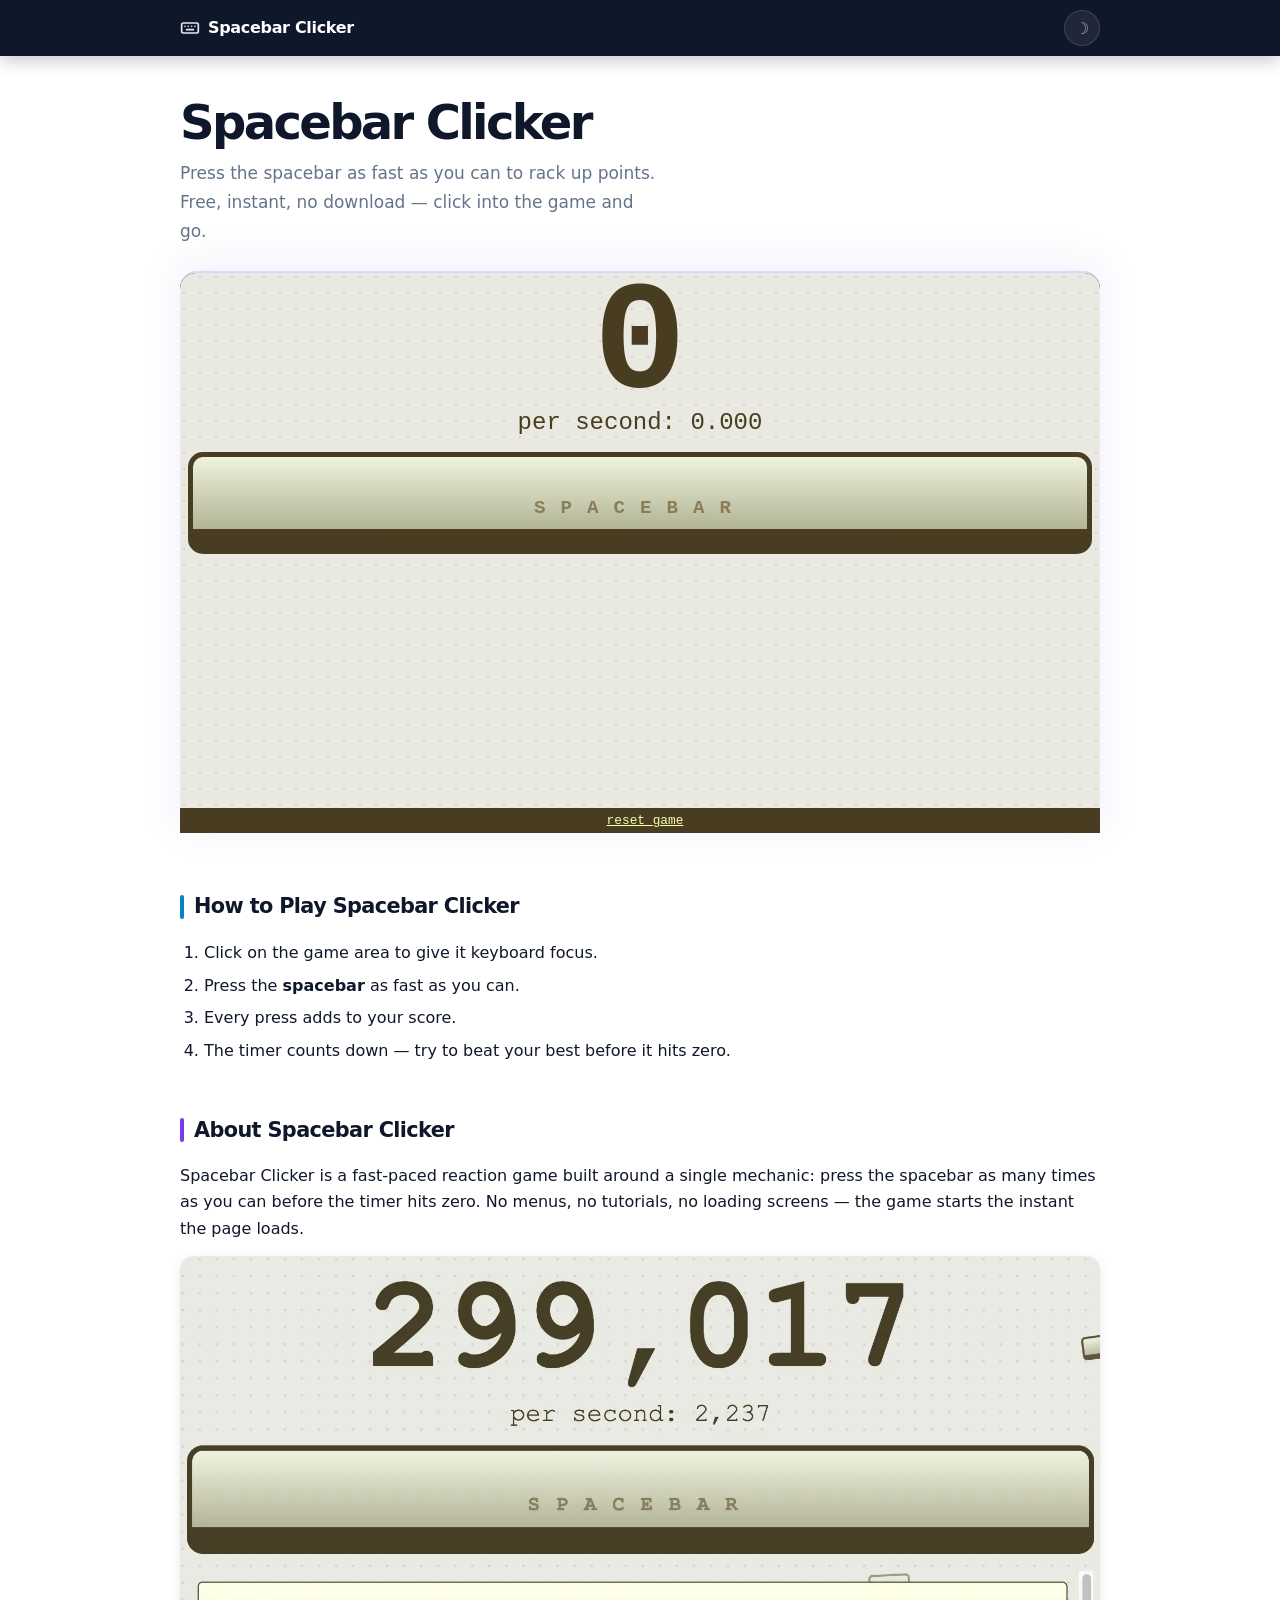
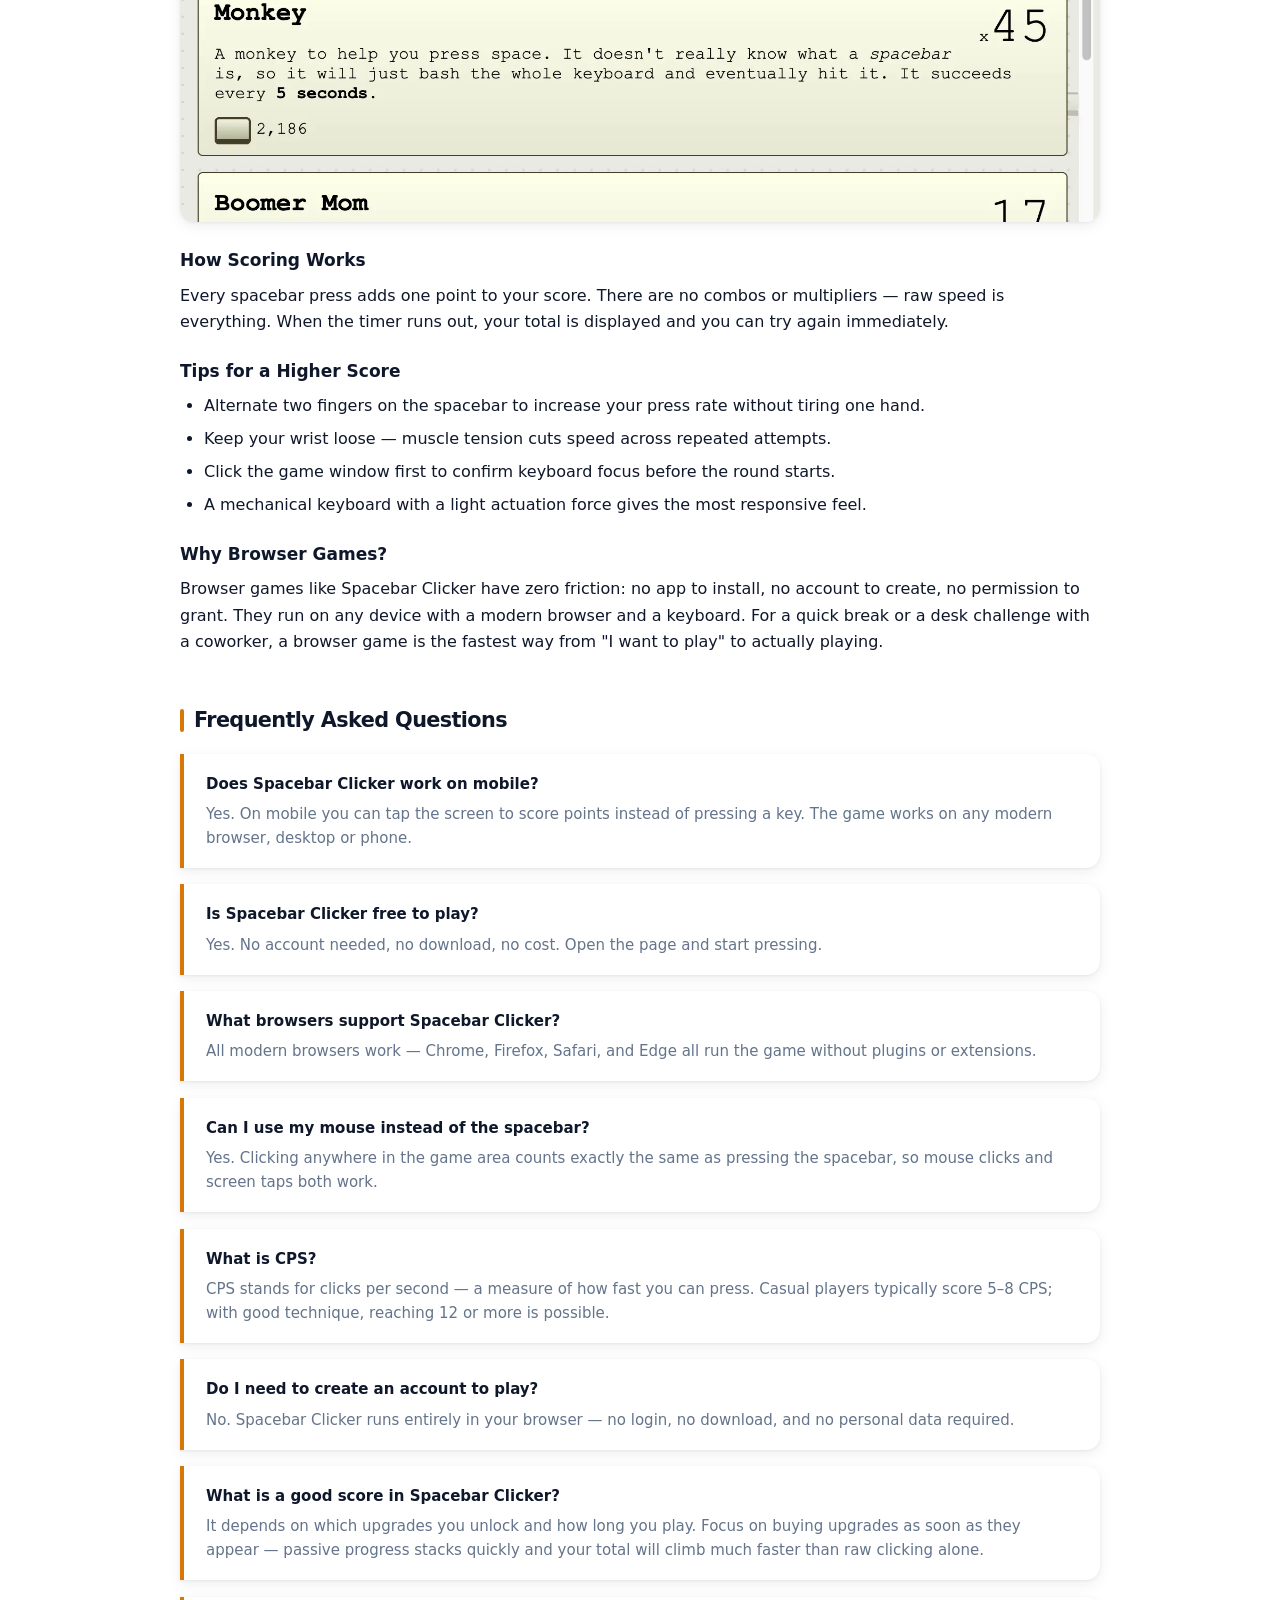
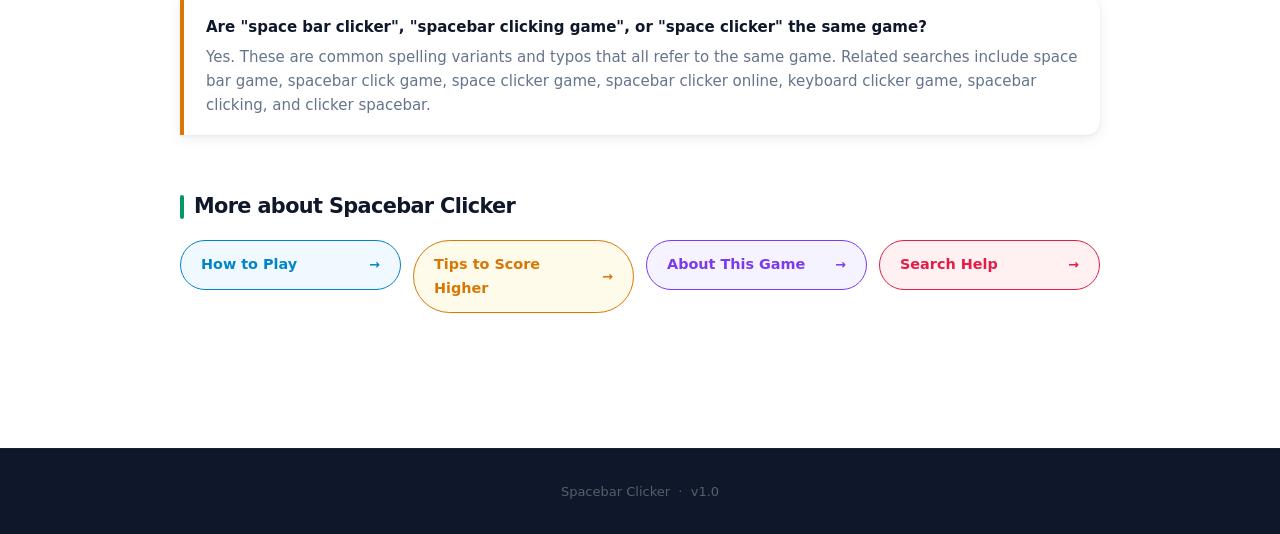
<file: index.html>
<!DOCTYPE html>
<html lang="en">
<head>
  <!-- Google tag (gtag.js) -->
  <script async src="https://www.googletagmanager.com/gtag/js?id=G-9676TXEFQP"></script>
  <script>window.dataLayer=window.dataLayer||[];function gtag(){dataLayer.push(arguments);}gtag('js',new Date());gtag('config','G-9676TXEFQP');</script>
  <meta charset="utf-8">
  <meta name="viewport" content="width=device-width, initial-scale=1.0">
  <title>Spacebar Clicker — Play the Free Online Browser Game</title>
  <meta name="description" content="Press the spacebar as fast as you can in Spacebar Clicker — a free browser game, no download required. Play instantly in your browser and beat your high score.">
  <link rel="canonical" href="https://spacebarclicker.site/">
  <link rel="icon" type="image/svg+xml" href="favicon.svg">
  <link rel="stylesheet" href="style.css">

  <meta property="og:title" content="Spacebar Clicker — Play the Free Online Browser Game">
  <meta property="og:description" content="Press the spacebar as fast as you can in Spacebar Clicker — a free browser game, no download required. Play instantly and beat your high score.">
  <meta property="og:image" content="https://spacebarclicker.site/images/spacebar-clicker-gameplay-screenshot.webp">
  <meta property="og:url" content="https://spacebarclicker.site/">
  <meta property="og:type" content="website">
  <meta name="twitter:card" content="summary_large_image">

  <script type="application/ld+json">
  {
    "@context": "https://schema.org",
    "@type": "WebSite",
    "name": "Spacebar Clicker",
    "url": "https://spacebarclicker.site/"
  }
  </script>

  <script type="application/ld+json">
  {
    "@context": "https://schema.org",
    "@type": "SoftwareApplication",
    "name": "Spacebar Clicker",
    "operatingSystem": "Web",
    "applicationCategory": "GameApplication",
    "offers": { "@type": "Offer", "price": 0 },
    "description": "A fast-paced browser game where you press the spacebar as quickly as possible to rack up points and beat your high score.",
    "screenshot": "https://spacebarclicker.site/images/spacebar-clicker-gameplay-screenshot.webp"
  }
  </script>

  <script>try{var _t=localStorage.getItem('theme')||(window.matchMedia('(prefers-color-scheme: dark)').matches?'dark':'light');document.documentElement.setAttribute('data-theme',_t);}catch(e){}</script>
</head>

<body>

<header class="site-header">
  <nav class="site-nav" aria-label="Site navigation">
    <a href="index.html" class="site-name">
      <svg width="20" height="20" viewBox="0 0 24 24" fill="none" stroke="currentColor" stroke-width="2" stroke-linecap="round" stroke-linejoin="round" aria-hidden="true"><rect x="2" y="6" width="20" height="12" rx="2"/><line x1="6" y1="10" x2="6.01" y2="10"/><line x1="10" y1="10" x2="10.01" y2="10"/><line x1="14" y1="10" x2="14.01" y2="10"/><line x1="18" y1="10" x2="18.01" y2="10"/><line x1="8" y1="14" x2="16" y2="14"/></svg>
      Spacebar Clicker
    </a>
    <div class="nav-spacer"></div>
    <button id="theme-toggle" aria-label="Toggle dark mode">
      <span class="icon-moon">☽</span>
      <span class="icon-sun">☀</span>
    </button>
  </nav>
</header>

<main>
<div class="game-hero">
  <h1>Spacebar Clicker</h1>
  <p class="page-lead">Press the spacebar as fast as you can to rack up points. Free, instant, no download — click into the game and go.</p>

  <div class="game-frame-wrapper">
    <iframe
      id="game-iframe"
      src="game/index.html"
      title="Spacebar Clicker — browser game"
      allowfullscreen
      scrolling="no"
      loading="lazy">
    </iframe>
  </div>
</div>

  <section id="how-to-play">
    <h2>How to Play Spacebar Clicker</h2>
    <ol>
      <li>Click on the game area to give it keyboard focus.</li>
      <li>Press the <strong>spacebar</strong> as fast as you can.</li>
      <li>Every press adds to your score.</li>
      <li>The timer counts down — try to beat your best before it hits zero.</li>
    </ol>
  </section>

  <section id="about">
    <h2>About Spacebar Clicker</h2>
    <p>Spacebar Clicker is a fast-paced reaction game built around a single mechanic: press the spacebar as many times as you can before the timer hits zero. No menus, no tutorials, no loading screens — the game starts the instant the page loads.</p>

    <img
      src="images/spacebar-clicker-gameplay-screenshot.webp"
      alt="Spacebar Clicker gameplay screenshot showing a score of 299,017 with Monkey and Boomer Mom upgrades active"
      width="1728"
      height="1064"
      loading="lazy"
      class="game-screenshot">

    <h3>How Scoring Works</h3>
    <p>Every spacebar press adds one point to your score. There are no combos or multipliers — raw speed is everything. When the timer runs out, your total is displayed and you can try again immediately.</p>

    <h3>Tips for a Higher Score</h3>
    <ul>
      <li>Alternate two fingers on the spacebar to increase your press rate without tiring one hand.</li>
      <li>Keep your wrist loose — muscle tension cuts speed across repeated attempts.</li>
      <li>Click the game window first to confirm keyboard focus before the round starts.</li>
      <li>A mechanical keyboard with a light actuation force gives the most responsive feel.</li>
    </ul>

    <h3>Why Browser Games?</h3>
    <p>Browser games like Spacebar Clicker have zero friction: no app to install, no account to create, no permission to grant. They run on any device with a modern browser and a keyboard. For a quick break or a desk challenge with a coworker, a browser game is the fastest way from "I want to play" to actually playing.</p>
  </section>

  <section id="faq">
    <h2>Frequently Asked Questions</h2>
    <ul class="faq-list">
      <li class="faq-item">
        <h3>Does Spacebar Clicker work on mobile?</h3>
        <p>Yes. On mobile you can tap the screen to score points instead of pressing a key. The game works on any modern browser, desktop or phone.</p>
      </li>
      <li class="faq-item">
        <h3>Is Spacebar Clicker free to play?</h3>
        <p>Yes. No account needed, no download, no cost. Open the page and start pressing.</p>
      </li>
      <li class="faq-item">
        <h3>What browsers support Spacebar Clicker?</h3>
        <p>All modern browsers work — Chrome, Firefox, Safari, and Edge all run the game without plugins or extensions.</p>
      </li>
      <li class="faq-item">
        <h3>Can I use my mouse instead of the spacebar?</h3>
        <p>Yes. Clicking anywhere in the game area counts exactly the same as pressing the spacebar, so mouse clicks and screen taps both work.</p>
      </li>
      <li class="faq-item">
        <h3>What is CPS?</h3>
        <p>CPS stands for clicks per second — a measure of how fast you can press. Casual players typically score 5–8 CPS; with good technique, reaching 12 or more is possible.</p>
      </li>
      <li class="faq-item">
        <h3>Do I need to create an account to play?</h3>
        <p>No. Spacebar Clicker runs entirely in your browser — no login, no download, and no personal data required.</p>
      </li>
      <li class="faq-item">
        <h3>What is a good score in Spacebar Clicker?</h3>
        <p>It depends on which upgrades you unlock and how long you play. Focus on buying upgrades as soon as they appear — passive progress stacks quickly and your total will climb much faster than raw clicking alone.</p>
      </li>
      <li class="faq-item">
        <h3>Are "space bar clicker", "spacebar clicking game", or "space clicker" the same game?</h3>
        <p>Yes. These are common spelling variants and typos that all refer to the same game. Related searches include space bar game, spacebar click game, space clicker game, spacebar clicker online, keyboard clicker game, spacebar clicking, and clicker spacebar.</p>
      </li>
    </ul>
  </section>

  <section id="explore">
    <h2>More about Spacebar Clicker</h2>
    <ul class="explore-links">
      <li><a href="how-to-play/index.html">How to Play</a></li>
      <li><a href="tips/index.html">Tips to Score Higher</a></li>
      <li><a href="about/index.html">About This Game</a></li>
      <li><a href="search-help/index.html">Search Help</a></li>
    </ul>
  </section>
</main>

<footer class="site-footer">
  <p>Spacebar Clicker &nbsp;·&nbsp; v1.0</p>
</footer>

<script defer src="theme.js"></script>


</body>
</html>
</file>
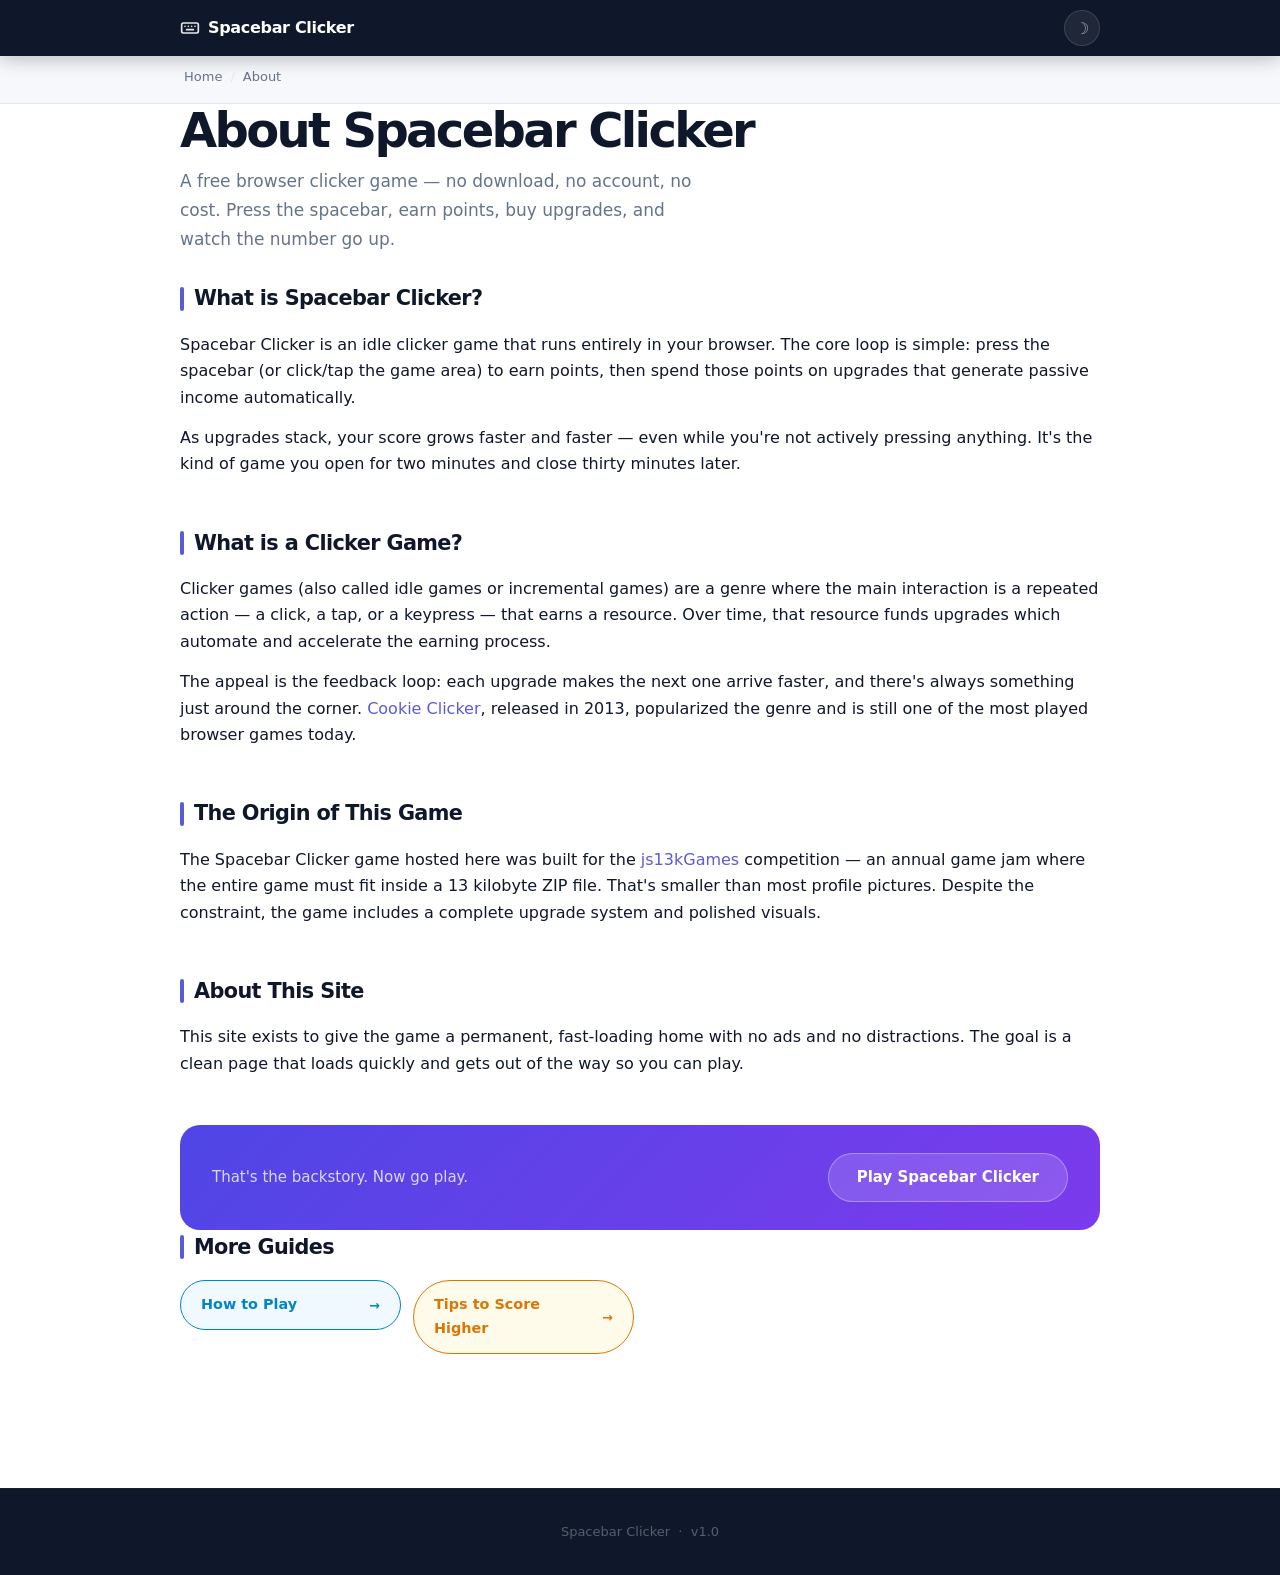
<file: about/index.html>
<!DOCTYPE html>
<html lang="en">
<head>
  <!-- Google tag (gtag.js) -->
  <script async src="https://www.googletagmanager.com/gtag/js?id=G-9676TXEFQP"></script>
  <script>window.dataLayer=window.dataLayer||[];function gtag(){dataLayer.push(arguments);}gtag('js',new Date());gtag('config','G-9676TXEFQP');</script>
  <meta charset="utf-8">
  <meta name="viewport" content="width=device-width, initial-scale=1.0">
  <title>About Spacebar Clicker — Free Game | Spacebar Clicker</title>
  <meta name="description" content="Spacebar Clicker is a free idle clicker game. Press the spacebar, earn points, buy upgrades, and watch your score grow — no download needed.">
  <link rel="canonical" href="https://spacebarclicker.site/about/">
  <link rel="icon" type="image/svg+xml" href="../favicon.svg">
  <link rel="stylesheet" href="../style.css">

  <meta property="og:title" content="About Spacebar Clicker — Free Game | Spacebar Clicker">
  <meta property="og:description" content="Spacebar Clicker is a free browser-based idle clicker game. Press the spacebar, earn points, unlock upgrades, and watch your score grow — no download needed.">
  <meta property="og:url" content="https://spacebarclicker.site/about/">
  <meta property="og:type" content="website">
  <meta name="twitter:card" content="summary_large_image">

  <script type="application/ld+json">
  {
    "@context": "https://schema.org",
    "@type": "BreadcrumbList",
    "itemListElement": [
      { "@type": "ListItem", "position": 1, "name": "Home", "item": "https://spacebarclicker.site/" },
      { "@type": "ListItem", "position": 2, "name": "About" }
    ]
  }
  </script>

  <script>try{var _t=localStorage.getItem('theme')||(window.matchMedia('(prefers-color-scheme: dark)').matches?'dark':'light');document.documentElement.setAttribute('data-theme',_t);}catch(e){}</script>
</head>

<body>

<header class="site-header">
  <nav class="site-nav" aria-label="Site navigation">
    <a href="../index.html" class="site-name">
      <svg width="20" height="20" viewBox="0 0 24 24" fill="none" stroke="currentColor" stroke-width="2" stroke-linecap="round" stroke-linejoin="round" aria-hidden="true"><rect x="2" y="6" width="20" height="12" rx="2"/><line x1="6" y1="10" x2="6.01" y2="10"/><line x1="10" y1="10" x2="10.01" y2="10"/><line x1="14" y1="10" x2="14.01" y2="10"/><line x1="18" y1="10" x2="18.01" y2="10"/><line x1="8" y1="14" x2="16" y2="14"/></svg>
      Spacebar Clicker
    </a>
    <div class="nav-spacer"></div>
    <button id="theme-toggle" aria-label="Toggle dark mode">
      <span class="icon-moon">☽</span>
      <span class="icon-sun">☀</span>
    </button>
  </nav>
</header>

<nav class="breadcrumb-bar" aria-label="Breadcrumb">
  <ol>
    <li><a href="../index.html">Home</a></li>
    <li>About</li>
  </ol>
</nav>

<main>
  <h1>About Spacebar Clicker</h1>
  <p class="page-lead">A free browser clicker game — no download, no account, no cost. Press the spacebar, earn points, buy upgrades, and watch the number go up.</p>

  <section>
    <h2>What is Spacebar Clicker?</h2>
    <p>Spacebar Clicker is an idle clicker game that runs entirely in your browser. The core loop is simple: press the spacebar (or click/tap the game area) to earn points, then spend those points on upgrades that generate passive income automatically.</p>
    <p>As upgrades stack, your score grows faster and faster — even while you're not actively pressing anything. It's the kind of game you open for two minutes and close thirty minutes later.</p>
  </section>

  <section>
    <h2>What is a Clicker Game?</h2>
    <p>Clicker games (also called idle games or incremental games) are a genre where the main interaction is a repeated action — a click, a tap, or a keypress — that earns a resource. Over time, that resource funds upgrades which automate and accelerate the earning process.</p>
    <p>The appeal is the feedback loop: each upgrade makes the next one arrive faster, and there's always something just around the corner. <a href="https://orteil.dashnet.org/cookieclicker/">Cookie Clicker</a>, released in 2013, popularized the genre and is still one of the most played browser games today.</p>
  </section>

  <section>
    <h2>The Origin of This Game</h2>
    <p>The Spacebar Clicker game hosted here was built for the <a href="https://js13kgames.com/">js13kGames</a> competition — an annual game jam where the entire game must fit inside a 13 kilobyte ZIP file. That's smaller than most profile pictures. Despite the constraint, the game includes a complete upgrade system and polished visuals.</p>
  </section>

  <section>
    <h2>About This Site</h2>
    <p>This site exists to give the game a permanent, fast-loading home with no ads and no distractions. The goal is a clean page that loads quickly and gets out of the way so you can play.</p>
  </section>

  <div class="cta-box">
    <p>That's the backstory. Now go play.</p>
    <a href="../index.html">Play Spacebar Clicker</a>
  </div>

  <section>
    <h2>More Guides</h2>
    <ul class="explore-links">
      <li><a href="../how-to-play/index.html">How to Play</a></li>
      <li><a href="../tips/index.html">Tips to Score Higher</a></li>
    </ul>
  </section>
</main>

<footer class="site-footer">
  <p>Spacebar Clicker &nbsp;·&nbsp; v1.0</p>
</footer>

<script defer src="../theme.js"></script>
</body>
</html>
</file>
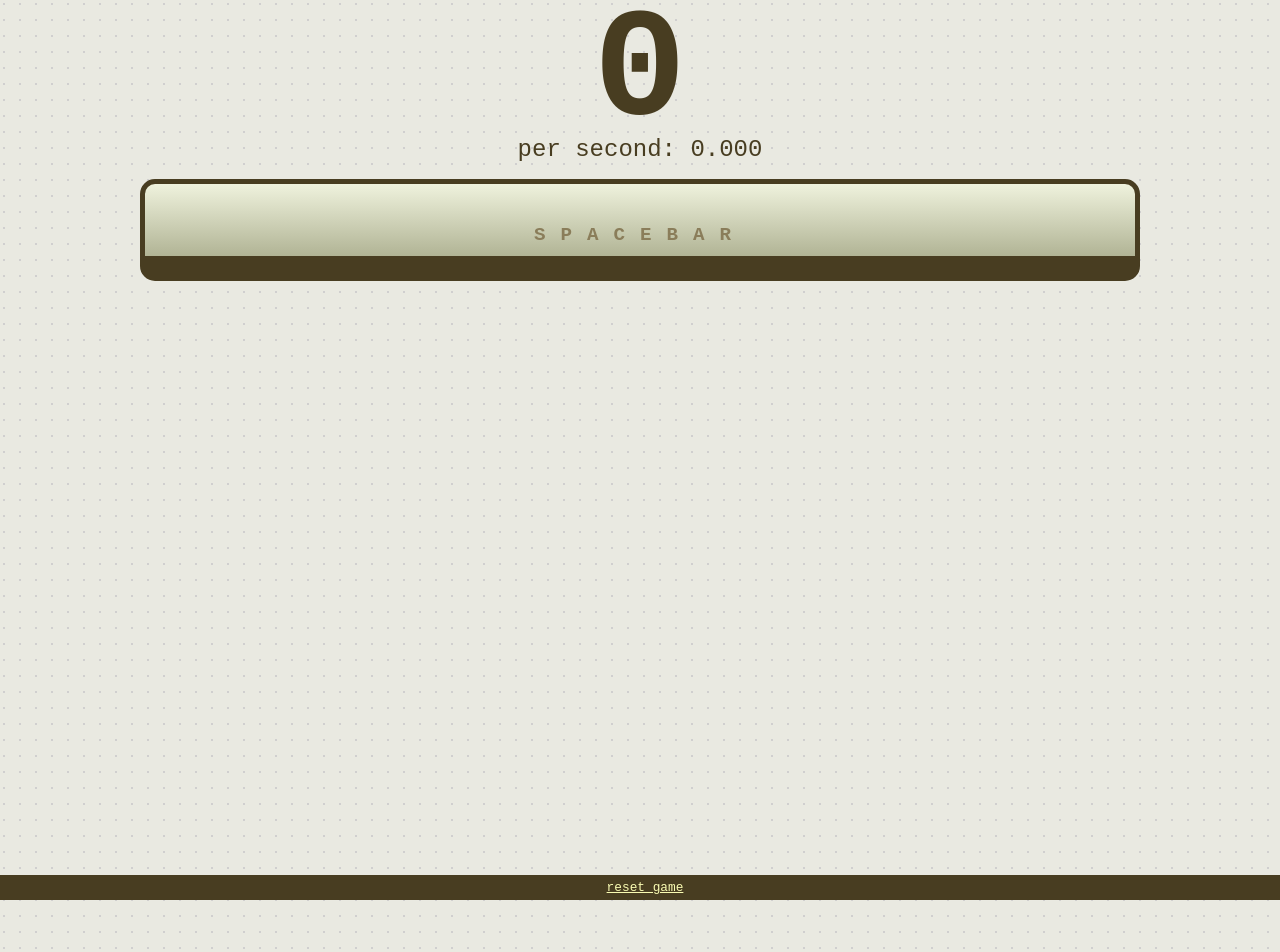
<file: game/index.html>
<html lang=en><head><meta charset=UTF-8><meta name=viewport content="width=device-width,initial-scale=1,user-scalable=no"><meta name=monetization content=$ilp.uphold.com/zDFj9FWE4m6e><style>body{user-select:none;background-color:#e9e9e1;background-image:url([data-uri]);font-family:'Courier New',Courier,monospace;overflow:hidden;touch-action:manipulation}.hide{display:none!important}.spacebar{display:inline!important;background:#eff2dd;background:linear-gradient(180deg,#eff2dd 0,#b1b495 100%);border:2px solid #483d21;border-bottom-width:5px;color:#483d21;border-radius:4px;padding:0;padding-right:30px;margin-right:5px}#game{max-width:1000px;margin:auto;overflow:hidden}#footer{position:fixed;padding:5px;left:0;bottom:0;width:100%;background-color:#483d21;color:#f9fbb2;text-align:center;font-size:.8rem}#footer a{color:#f9fbb2}#counter{text-align:center;font-size:8rem;color:#483d21;height:8rem;font-weight:700}#counter span{display:block;text-align:center}#per_second{font-size:1.5rem;text-align:center;margin-bottom:1rem;color:#483d21}.sbs{display:block;font-size:1.2rem;color:#fff;text-align:center;text-decoration:none;font-weight:700;letter-spacing:15px;padding-top:40px;padding-bottom:10px}.sb1{border:5px solid #483d21;border-bottom-width:25px;color:#8a7d5a;border-radius:15px;transition:transform 80ms ease-in;background:#eff2dd;background:linear-gradient(180deg,#eff2dd 0,#b1b495 100%)}.sb1:hover{transition:transform 80ms ease-in;color:#483d21}.sb1:active,.sb_active{border-color:#483d21;border-bottom-width:15px;padding-top:50px;transform:scaleX(90%) scaleY(90%);transition:transform 10ms ease-in}#items{margin-bottom:0;list-style:none;margin-bottom:0;margin-top:1rem;padding:10px;overflow-y:auto}.item{display:block;border:1px solid #483d21;border-radius:5px;margin:0;margin-bottom:15px;padding:15px;opacity:.5;background-color:#e9e9e1}.item_last_child{margin-bottom:80px}.item span{display:block}.item_buyable{opacity:1;background:#fcffe5;background:linear-gradient(180deg,#fcffe5 0,#e5e8d1 100%)}.item_buyable:hover{background:#feffdb;background:linear-gradient(180deg,#feffdb 0,#f9fbb2 100%)}.item_buyable:active{background:#dfe3c0;background:linear-gradient(180deg,#dfe3c0 0,#b7ba9c 100%)}.ititle{font-size:1.5rem;margin-top:0}.idesc{font-size:1rem}.cost{margin-top:15px}.icost{display:inline!important}.ilvl{margin-top:0;font-size:3rem;float:right;margin-top:auto;margin-bottom:auto}._ilvl{display:inline!important;font-size:1rem}.particle{width:auto;position:absolute;pointer-events:none;left:0;right:0}.score{font-weight:700;font-size:1.3rem;color:483D21;z-index:100}.spacebar_particle{pointer-events:none;position:absolute;left:0;top:0;z-index:-100;width:5px;height:15px}</style><title>SPACEBAR CLICKER</title></head><body><div id=game><div id=header><div id=counter><span>0</span></div><div id=per_second>0</div><div class=sbc><div id=sb class="sbs sb1">SPACEBAR</div></div></div><ul id=items><li id=it class=item><span class=ilvl>%4</span><h1 class=ititle>%1</h1><span class=idesc>%2</span><div class=cost><span class=spacebar></span><span class=icost>%3</span></div></li></ul></div><div id=footer><a href=javascript:game.resetGameSure();>reset game</a></div><script>function SfxrParams(){this.setSettings=function(r){for(var a=0;a<24;a++)this[String.fromCharCode(97+a)]=r[a]||0;this.c<.01&&(this.c=.01);var t=this.b+this.c+this.e;if(t<.18){var e=.18/t;this.b*=e,this.c*=e,this.e*=e}}}function SfxrSynth(){var r,a,t,e,s,n,i,h,f,c,o,v;this._params=new SfxrParams,this.reset=function(){var r=this._params;e=100/(r.f*r.f+.001),s=100/(r.g*r.g+.001),n=1-r.h*r.h*r.h*.01,i=-r.i*r.i*r.i*1e-6,r.a||(o=.5-r.n/2,v=5e-5*-r.o),h=1+r.l*r.l*(r.l>0?-.9:10),f=0,c=1==r.m?0:(1-r.m)*(1-r.m)*2e4+32},this.totalReset=function(){this.reset();var e=this._params;return r=e.b*e.b*1e5,a=e.c*e.c*1e5,t=e.e*e.e*1e5+12,3*((r+a+t)/3|0)},this.synthWave=function(u,b){var w=this._params,m=1!=w.s||w.v,y=w.v*w.v*.1,g=1+3e-4*w.w,k=w.s*w.s*w.s*.1,S=1+1e-4*w.t,l=1!=w.s,p=w.x*w.x,d=w.g,x=w.q||w.r,A=w.r*w.r*w.r*.2,q=w.q*w.q*(w.q<0?-1020:1020),M=w.p?32+((1-w.p)*(1-w.p)*2e4|0):0,_=w.d,U=w.j/2,j=w.k*w.k*.01,C=w.a,P=r,R=1/r,W=1/a,z=1/t,B=5/(1+w.u*w.u*20)*(.01+k);B>.8&&(B=.8),B=1-B;for(var D,E,F,G,H,I,J=!1,K=0,L=0,N=0,O=0,Q=0,T=0,V=0,X=0,Y=0,Z=0,$=new Array(1024),rr=new Array(32),ar=$.length;ar--;)$[ar]=0;for(ar=rr.length;ar--;)rr[ar]=2*Math.random()-1;for(ar=0;ar<b;ar++){if(J)return ar;if(M&&++Y>=M&&(Y=0,this.reset()),c&&++f>=c&&(c=0,e*=h),(e*=n+=i)>s&&(e=s,d>0&&(J=!0)),E=e,U>0&&(Z+=j,E*=1+Math.sin(Z)*U),(E|=0)<8&&(E=8),C||((o+=v)<0?o=0:o>.5&&(o=.5)),++L>P)switch(L=0,++K){case 1:P=a;break;case 2:P=t}switch(K){case 0:N=L*R;break;case 1:N=1+2*(1-L*W)*_;break;case 2:N=1-L*z;break;case 3:N=0,J=!0}x&&((F=0|(q+=A))<0?F=-F:F>1023&&(F=1023)),m&&g&&((y*=g)<1e-5?y=1e-5:y>.1&&(y=.1)),I=0;for(var tr=8;tr--;){if(++V>=E&&(V%=E,3==C))for(var er=rr.length;er--;)rr[er]=2*Math.random()-1;switch(C){case 0:H=V/E<o?.5:-.5;break;case 1:H=1-V/E*2;break;case 2:H=.225*(((H=1.27323954*(G=6.28318531*((G=V/E)>.5?G-1:G))+.405284735*G*G*(G<0?1:-1))<0?-1:1)*H*H-H)+H;break;case 3:H=rr[Math.abs(32*V/E|0)]}m&&(D=T,(k*=S)<0?k=0:k>.1&&(k=.1),l?(Q+=(H-T)*k,Q*=B):(T=H,Q=0),O+=(T+=Q)-D,H=O*=1-y),x&&($[X%1024]=H,H+=$[(X-F+1024)%1024],X++),I+=H}I*=.125*N*p,u[ar]=I>=1?32767:I<=-1?-32768:32767*I|0}return b}}var synth=new SfxrSynth;window.jsfxr=function(r){synth._params.setSettings(r);var a=synth.totalReset(),t=new Uint8Array(4*((a+1)/2|0)+44),e=2*synth.synthWave(new Uint16Array(t.buffer,44),a),s=new Uint32Array(t.buffer,0,44);s[0]=1179011410,s[1]=e+36,s[2]=1163280727,s[3]=544501094,s[4]=16,s[5]=65537,s[6]=44100,s[7]=88200,s[8]=1048578,s[9]=1635017060,s[10]=e,e+=44;for(var n=0,i="ABCDEFGHIJKLMNOPQRSTUVWXYZabcdefghijklmnopqrstuvwxyz0123456789+/",h="data:audio/wav;base64,";n<e;n+=3){var f=t[n]<<16|t[n+1]<<8|t[n+2];h+=i[f>>18]+i[f>>12&63]+i[f>>6&63]+i[63&f]}return h};const gId=e=>document.getElementById(e),qSel=e=>document.querySelector(e),qSelA=e=>document.querySelectorAll(e),cEl=e=>{let t=document.createElement("template");return t.innerHTML=e,t.content.firstChild},repltxt=(e,t)=>(t.forEach((t,n)=>e=e.replace("%"+(n+1),t)),e),clamp=(e,t,n)=>Math.min(Math.max(e,t),n),clamp01=e=>clamp(e,0,1),lerp=(e,t,n)=>e+(t-e)*clamp01(n),NUBMER_FORMATS=["M","B","T","Q","Qui","S","Sp"],fmt=(e,t)=>(t+e).slice(-t.length),nfmt=e=>Math.floor(e).toString().replace(/\B(?=(\d{3})+(?!\d))/g,","),nfmt1=e=>e.toFixed(3).toString().replace(/\B(?=(\d{3})+(?!\d))/g,","),nfmt2=e=>{if(e<1e6)return nfmt(e);let t=1e6;for(let n in NUBMER_FORMATS)if(e<(t*=1e3))return nfmt1(e/(t/1e3))+NUBMER_FORMATS[n]},randnum=(e=1)=>Math.random()*e,randint=e=>Math.round(randnum(e)),randsig=()=>randint(10)%2==0?1:-1,randweight=(e,t)=>{let n=e.map(t).reduce((e,t)=>e+t),a=randint(n);return e.filter(e=>(a-=t(e))<=0)[0]},randweightsqrd=(e,t)=>randweight(e,e=>t(e)*t(e)),co=e=>{let t=e();const n=()=>{let e=t.next();e.done||setTimeout(n,1e3*e.value)};n()},mobile=()=>navigator.userAgent.match("Mobile"),audio_player=[new Audio,new Audio];let audio_index=0,AUDIO=!0;const playaudio=e=>{AUDIO&&(audio_index=(audio_index+1)%audio_player.length,audio_player[audio_index].pause(),audio_player[audio_index].src=e[Math.floor(Math.random()*e.length)],audio_player[audio_index].play())};let ITEMS=[{name:"Monkey",description:"A monkey to help you press space. It doesn't really know what a <i>spacebar</i> is, so it will just bash the whole keyboard and eventually hit it. It succeeds every <b>%v seconds</b>.",cost:30,initial_value:.2,lvl:0,cost_func:e=>1.1*e,value_func:e=>e,getDescription:e=>e.description.replace("%v",1/e.initial_value)},{name:"Boomer Mom",description:"A boomer mom who can't barely open a Word document to help you press it. Every mom can press it <b>%vx a second</b>!",cost:120,initial_value:3,lvl:0,cost_func:e=>1.3*e,value_func:e=>1*e,getDescription:e=>e.description.replace("%v",nfmt(e.value))},{name:"Gen Z Kid",description:"A Generation Z kid will help you press it. They haven't ever seen a keyboard before, but they're good at scrolling short vertical videos online, so they do it <b>%vx a second</b>!",cost:500,initial_value:20,lvl:0,cost_func:e=>1.4*e,value_func:e=>1*e,getDescription:e=>e.description.replace("%v",nfmt(e.value))},{name:"Keyboard Upgrade",description:"Every upgrade will <b>DOUBLE</b> your own hits.",cost:6e3,multiplier:2,lvl:0,cost_func:e=>3.5*e,getDescription:e=>e.description},{name:"Angry Influencer",description:"Angry influencer whose computer crashed and they're now bashing their heads against the keyboard. The more influencer you get, the faster they can hit it, because they can't stand competition. The next one will give <b>%vx per second</b>.",cost:1e4,initial_value:150,lvl:0,cost_func:e=>1.5*e,value_func:e=>1.2*e,getDescription:e=>e.description.replace("%v",nfmt(e.value))},{name:"MOBA Gamer",description:"MOBA gamers are fast at pressing keys and they play well in teams. New gamer will hit it <b>%vx per second</b>.",cost:2e5,initial_value:600,lvl:0,cost_func:e=>1.4*e,value_func:e=>1.25*e,getDescription:e=>e.description.replace("%v",nfmt(e.value))},{name:"Homemade Pressing Robot",description:"Just a simple robot made out of a broken robot vacuum cleaner that can press the key at the impressive rate of <b>%vx per second</b>!",cost:8e5,initial_value:3500,lvl:0,cost_func:e=>1.4*e,value_func:e=>1.25*e,getDescription:e=>e.description.replace("%v",nfmt(e.value))},{name:"Laser Machine Gun",description:"A machine gun that shoots a lot of laser blasts at the spacebar, at a rate of <b>%vx per second</b>!",cost:2e6,initial_value:25e3,lvl:0,cost_func:e=>1.4*e,value_func:e=>1.3*e,getDescription:e=>e.description.replace("%v",nfmt(e.value))},{name:"Nuclear Blast Gun",description:"No one knows how it works except for the girl that created it. But the rate is pretty high at <b>%vx per second</b>!",cost:1e7,initial_value:1e5,lvl:0,cost_func:e=>1.4*e,value_func:e=>1.3*e,getDescription:e=>e.description.replace("%v",nfmt(e.value))},{name:"Alien Tech Key Pressing Machine",description:"No one knows how it works except for the girl that created it. But the rate is pretty high at <b>%vx per second</b>!",cost:8e7,initial_value:1e6,lvl:0,cost_func:e=>1.4*e,value_func:e=>1.3*e,getDescription:e=>e.description.replace("%v",nfmt(e.value))}];!function(){for(let e in ITEMS)ITEMS[e].value=ITEMS[e].initial_value}();let total_item_value=e=>{let t=0,i=e.initial_value;for(let a=0;a<e.lvl;a++)t+=i,i=e.value_func(i);return t},LEVELS=[{psvalue:0,rain:0},{psvalue:10,rain:5},{psvalue:100,rain:10},{psvalue:500,rain:12},{psvalue:1e3,rain:15},{psvalue:5e3,rain:17},{psvalue:1e4,rain:18},{psvalue:5e4,rain:19},{psvalue:1e5,rain:20},{psvalue:3e5,rain:21},{psvalue:8e5,rain:22},{psvalue:1e6,rain:23}];const SOUNDS={click:[jsfxr([0,0,.07086974935991196,.45065582613048494,.12451125371771453,.6610070860477287,0,0,0,0,0,0,0,0,0,0,0,0,1,0,0,0,0,.5]),jsfxr([0,0,.07086974935991196,.35,.12451125371771453,.7,0,0,0,0,0,0,0,0,0,0,0,0,1,0,0,0,0,.5]),jsfxr([0,0,.1,.35,.12451125371771453,.65,0,0,0,0,0,0,0,0,0,0,0,0,1,0,0,0,0,.5])],buy:[jsfxr([3,0,.2914228463087029,.39443991332966943,.47848602130372286,.08144714074126518,0,.24222569085835757,0,0,0,-.6369038513918057,.7915717139323191,0,0,0,0,0,1,0,0,0,0,.5]),jsfxr([3,0,.2914228463087029,.39443991332966943,.55,.15,0,.24222569085835757,0,0,0,-.6369038513918057,.7915717139323191,0,0,0,0,0,1,0,0,0,0,.5]),jsfxr([3,0,.25,.39443991332966943,.45,.25,0,.24222569085835757,0,0,0,-.6369038513918057,.7915717139323191,0,0,0,0,0,1,0,0,0,0,.5])]};class ParticleSystem{constructor(t,e){this.lifetime=t,this.func=e,this.particles=[],setInterval(this.update.bind(this),16)}pushParticle(t,e){this.particles.push({life:this.lifetime,element:t,x:e.x,y:e.y,ix:e.x,iy:e.y,alpha:0,rot:0}),t.style.opacity="0"}update(){let t=[];for(let e in this.particles){let i=this.particles[e];i.life-=.016,i.normalized_time=1-i.life/this.lifetime,this.func(i),i.element.style.transform="translateX("+i.x+"px) translateY("+i.y+"px) rotateZ("+i.rot+"deg)",i.element.style.opacity=""+(1-i.alpha),i.life<=0&&t.push(e)}for(let e in t)this.particles[t[e]].element.remove(),this.particles.splice(t[e],1)}}class Counter{constructor(){this.v=0,this.va=0,this.multiplier=1,setInterval(this.update.bind(this),10)}evaluateItems(){this.va=0,this.multiplier=1;for(let t in ITEMS){let i=ITEMS[t];void 0!=i.multiplier?this.multiplier*=i.lvl>0?Math.pow(i.multiplier,i.lvl):1:this.va+=total_item_value(i)}}update(){this.v+=this.va/100}setValue(t){this.v=t}spend(t){this.v-=t}add(t){let i=t*this.multiplier;return this.v+=i,i}addOne(){return this.v+=this.multiplier,this.multiplier}}class Game{constructor(){}init(){this.currentLevel=0,this.cc=gId("counter"),this.cs=gId("per_second"),this.counter=new Counter,this.sb=gId("sb"),this.sb.addEventListener("mousedown",this.click.bind(this)),document.addEventListener("keydown",this.keydown.bind(this)),document.addEventListener("keyup",this.keyup.bind(this)),document.setValue=this.setValue.bind(this),this.click_particle=new ParticleSystem(1,e=>{e.y=lerp(e.y,e.iy-110,.05),e.x=e.ix+10*Math.sin(10*(5*e.ix+e.normalized_time)),e.alpha=e.normalized_time}),this.lastClickTime=0,this.rain_particle=new ParticleSystem(3,e=>{e.y+=3,e.x=e.ix+10*Math.sin(10*(5*e.ix+e.normalized_time)),e.rot=10*Math.sin(30*e.normalized_time),e.alpha=e.normalized_time}),this.items=[],this.item_container=gId("items");let e=gId("it");for(let t in ITEMS){let i=ITEMS[t],s=e.innerHTML.replace("%1",i.name).replace("%2",i.getDescription(i)).replace("%3",i.cost).replace("%4",i.lvl),a=document.createElement("li");a.classList.add("item"),a.innerHTML=s,this.item_container.appendChild(a),i.dyn_element=a,a.addEventListener("click",this.buy.bind(this,i))}this.item_container.removeChild(e),this.adjustSize(),window.addEventListener("resize",this.adjustSize.bind(this)),this.loadGame(),this.updateItemDescriptions(),this.counter.evaluateItems(),this.checkCurrentLevel(),this.update(),setInterval(this.update.bind(this),100),this.frameCounter=0}adjustSize(){mobile()?this.cc.style["font-size"]=8-this.cc.innerText.length/2+"rem":this.cc.style["font-size"]=10-this.cc.innerText.length/3+"rem";let e=(this.cc.clientHeight-this.cc.firstChild.clientHeight)/2;this.cc.firstChild.style.transform="translateY("+e+"px)",this.item_container.style.height=window.innerHeight-gId("header").offsetHeight+"px"}update(){this.updateCounter(),this.updateItems(),this.updateParticles(),this.saveGame()}updateItems(){let e=0;for(let t in ITEMS){let i=ITEMS[t];i.lvl>0&&(e=parseInt(t)+1),i.dyn_element.classList.add("hide"),i.dyn_element.classList.remove("item_buyable"),i.dyn_element.getElementsByClassName("icost")[0].innerHTML=nfmt2(i.cost),i.dyn_element.getElementsByClassName("ilvl")[0].innerHTML='<span class="_ilvl">x</span>'+i.lvl,i.dyn_element.classList.remove("item_last_child"),i.cost<=this.counter.v&&i.dyn_element.classList.add("item_buyable")}let t=null;if(this.counter.v>9||this.counter.va>0)for(let i=0;i<Math.min(ITEMS.length,e+1);i++){let e=ITEMS[i];e.dyn_element.classList.remove("hide"),t=e.dyn_element}null!=t&&t.classList.add("item_last_child")}updateItemDescriptions(){for(let e in ITEMS){let t=ITEMS[e];t.dyn_element.querySelector(".idesc").innerHTML=t.getDescription(t)}}updateCounter(){this.cc.firstChild.innerText=nfmt2(this.counter.v),this.cs.innerHTML="per second: "+(this.counter.va<1e3?nfmt1(this.counter.va):nfmt2(this.counter.va))}updateParticles(){let e=LEVELS[this.currentLevel];if(e.rain>0&&this.frameCounter%(21-clamp(e.rain,0,20))==0)for(let t=0;t<Math.floor(e.rain/21)+1;t++){let e=Math.random()*window.innerWidth,t=0,i=document.createElement("div");i.classList.add("spacebar"),i.classList.add("spacebar_particle"),this.rain_particle.pushParticle(i,{x:e,y:t}),document.body.insertBefore(i,document.body.firstChild)}this.frameCounter++}buy(e){this.counter.v<e.cost||(playaudio(SOUNDS.buy),this.counter.spend(Math.floor(e.cost)),e.lvl++,e.cost=e.cost_func(e.cost),void 0!=e.initial_value&&(e.value=void 0==e.value?e.value_func(e.initial_value):e.value_func(e.value)),this.counter.evaluateItems(),this.updateItemDescriptions(),this.checkCurrentLevel(),this.update(),this.shake())}checkCurrentLevel(){for(let e in LEVELS){let t=LEVELS[e];this.counter.va>t.psvalue&&(this.currentLevel=e)}}setValue(e){this.counter.setValue(e),this.update()}click(e){var n=Date.now();if(n-this.lastClickTime<50)return;this.lastClickTime=n;let t=this.counter.addOne();if(this.updateCounter(),!this._lastAudio&&(playaudio(SOUNDS.click),this._lastAudio=n,setTimeout(function(){this._lastAudio=0}.bind(this),100)),void 0==e){let e=this.sb.getBoundingClientRect(),i=50*Math.random()-25;this.addPointParticle(e.right-e.width/2+i,e.top,t)}else this.addPointParticle(e.clientX,e.clientY,t)}keydown(e){"Space"==e.code&&this.canclick&&(this.click(),sb.classList.add("sb_active"),this.canclick=!1)}keyup(e){"Space"==e.code&&(this.sb.classList.remove("sb_active"),this.canclick=!0)}resetGameSure(){window.confirm("Are you sure you want to reset all the game data?")&&this.resetGame()}resetGame(){this.reloading=!0,window.localStorage.removeItem("spacebar_clicker_game"),window.location.reload(!0)}loadGame(){let e=window.localStorage.getItem("spacebar_clicker_game");if(void 0==e||null==e)return;let t=JSON.parse(e);if(!t.empty){console.dir(t),this.counter.v=t.v;for(let e in ITEMS){if(e>=t.items.length)break;ITEMS[e].cost=t.items[e].cost,ITEMS[e].lvl=t.items[e].lvl,ITEMS[e].value=t.items[e].value}this.reloading=!1}}saveGame(){let e=[];for(let t in ITEMS)e[t]={cost:ITEMS[t].cost,lvl:ITEMS[t].lvl,value:ITEMS[t].value};let t={empty:!1,v:this.counter.v,items:e};this.reloading||window.localStorage.setItem("spacebar_clicker_game",JSON.stringify(t))}addPointParticle(e,t,i){let s=document.createElement("div");s.textContent="+"+i,s.classList.add("particle"),s.classList.add("score");let a=30*Math.random()-30,n=30*Math.random()-20;this.click_particle.pushParticle(s,{x:e+a,y:t+n}),document.body.insertBefore(s,document.body.firstChild)}shake(e=20,t){void 0==t&&(t=gId("game")),co(function*(){for(let i=0;i<e;i++){let e=30*Math.random()-15,i=30*Math.random()-15,s=6*Math.random()-3;t.style.transform="translateX("+e+"px) translateY("+i+"px) rotateZ("+s+"deg)",yield.01}t.style.transform="translateX(0px) translateY(0px) rotateZ(0deg)"})}}let game=new Game;game.init();</script></body></html>
</file>
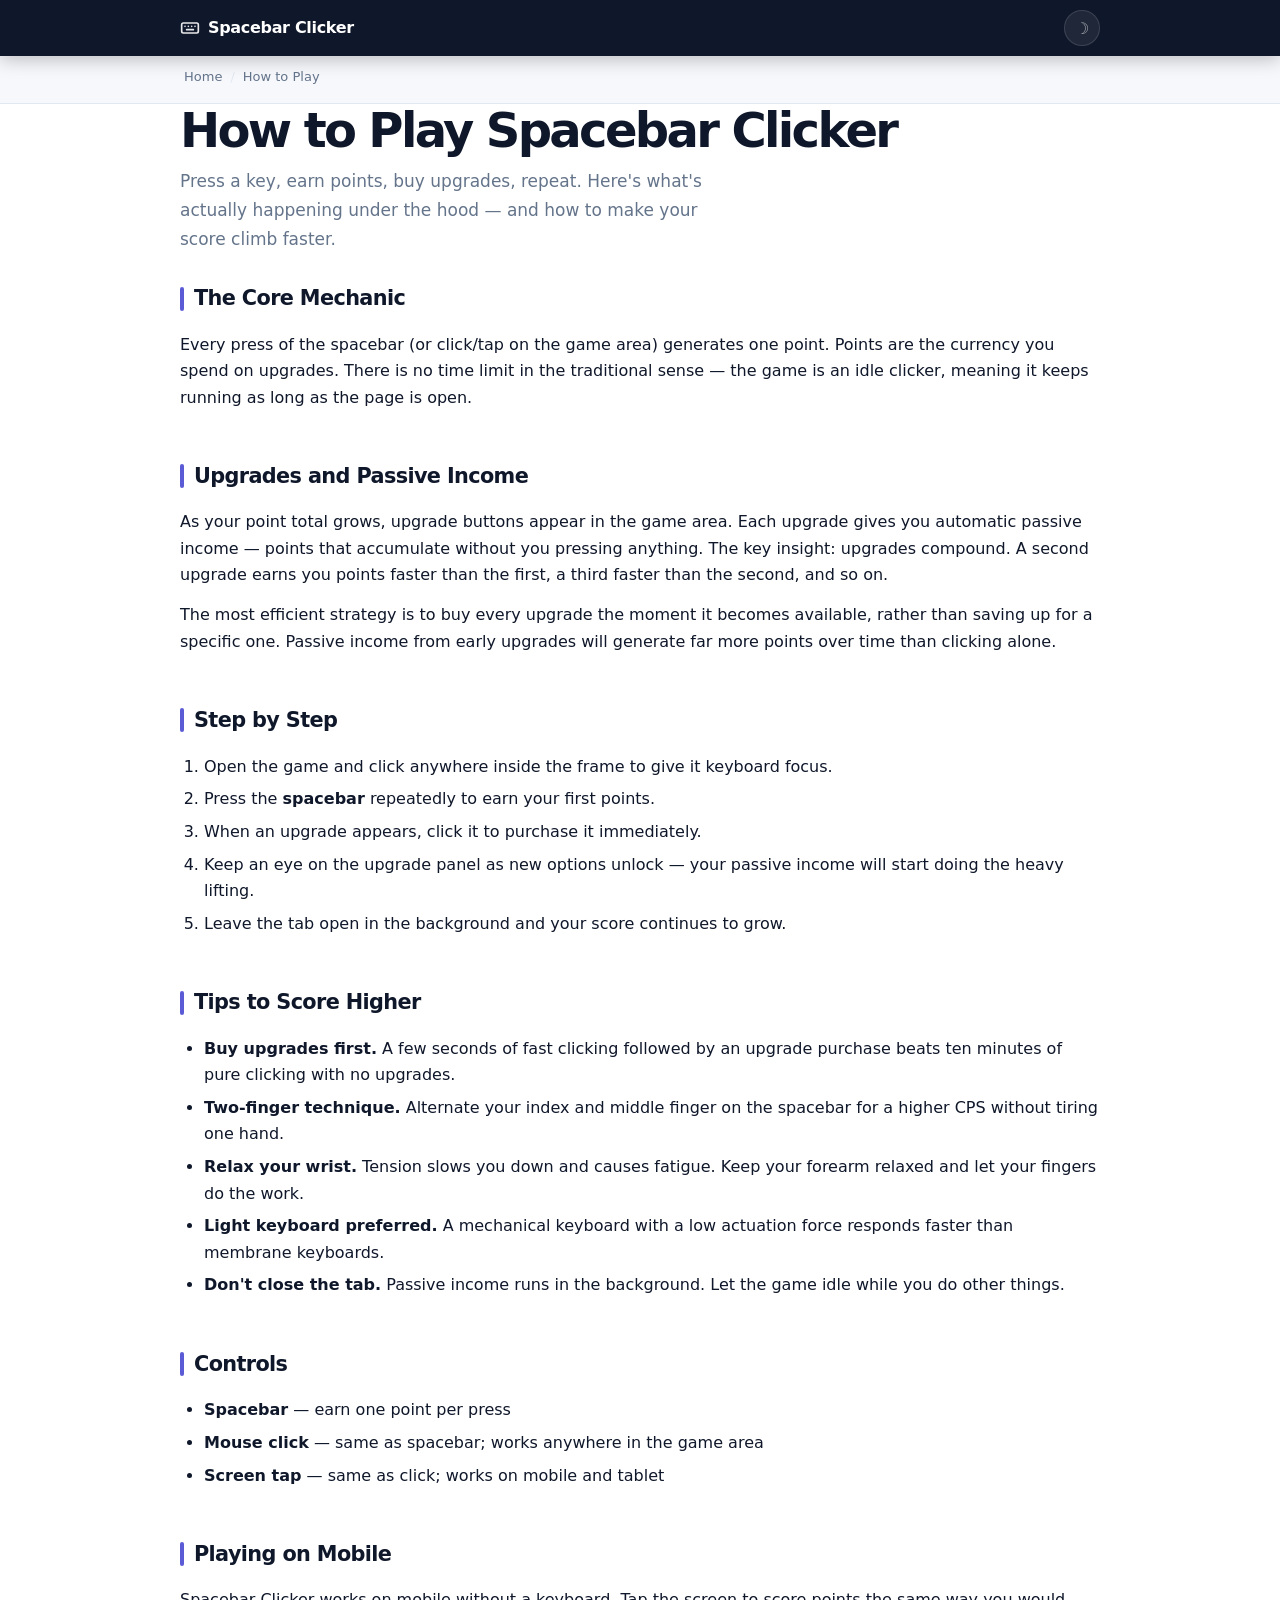
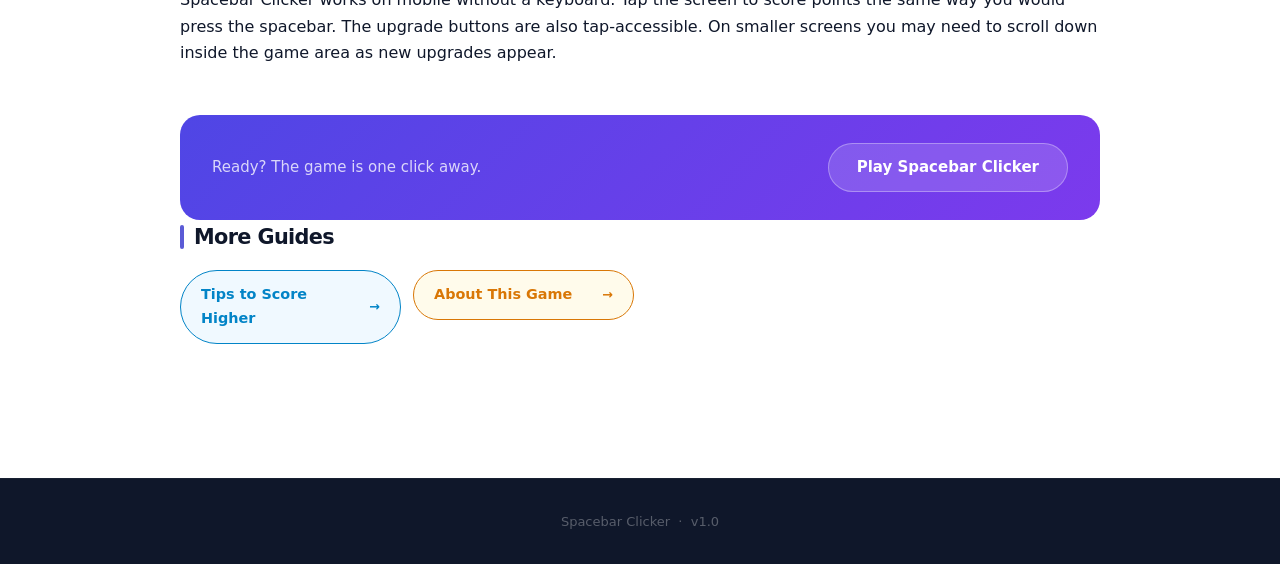
<file: how-to-play/index.html>
<!DOCTYPE html>
<html lang="en">
<head>
  <!-- Google tag (gtag.js) -->
  <script async src="https://www.googletagmanager.com/gtag/js?id=G-9676TXEFQP"></script>
  <script>window.dataLayer=window.dataLayer||[];function gtag(){dataLayer.push(arguments);}gtag('js',new Date());gtag('config','G-9676TXEFQP');</script>
  <meta charset="utf-8">
  <meta name="viewport" content="width=device-width, initial-scale=1.0">
  <title>How to Play Spacebar Clicker Online | Spacebar Clicker</title>
  <meta name="description" content="Learn how to play Spacebar Clicker, understand the upgrade system, and pick up technique tips to push your CPS and score higher every session.">
  <link rel="canonical" href="https://spacebarclicker.site/how-to-play/">
  <link rel="icon" type="image/svg+xml" href="../favicon.svg">
  <link rel="stylesheet" href="../style.css">

  <meta property="og:title" content="How to Play Spacebar Clicker Online | Spacebar Clicker">
  <meta property="og:description" content="Learn how to play Spacebar Clicker, understand the upgrade system, and pick up technique tips to push your CPS and score higher every session.">
  <meta property="og:url" content="https://spacebarclicker.site/how-to-play/">
  <meta property="og:type" content="website">
  <meta name="twitter:card" content="summary_large_image">

  <script type="application/ld+json">
  {
    "@context": "https://schema.org",
    "@type": "BreadcrumbList",
    "itemListElement": [
      { "@type": "ListItem", "position": 1, "name": "Home", "item": "https://spacebarclicker.site/" },
      { "@type": "ListItem", "position": 2, "name": "How to Play" }
    ]
  }
  </script>

  <script>try{var _t=localStorage.getItem('theme')||(window.matchMedia('(prefers-color-scheme: dark)').matches?'dark':'light');document.documentElement.setAttribute('data-theme',_t);}catch(e){}</script>
</head>

<body>

<header class="site-header">
  <nav class="site-nav" aria-label="Site navigation">
    <a href="../index.html" class="site-name">
      <svg width="20" height="20" viewBox="0 0 24 24" fill="none" stroke="currentColor" stroke-width="2" stroke-linecap="round" stroke-linejoin="round" aria-hidden="true"><rect x="2" y="6" width="20" height="12" rx="2"/><line x1="6" y1="10" x2="6.01" y2="10"/><line x1="10" y1="10" x2="10.01" y2="10"/><line x1="14" y1="10" x2="14.01" y2="10"/><line x1="18" y1="10" x2="18.01" y2="10"/><line x1="8" y1="14" x2="16" y2="14"/></svg>
      Spacebar Clicker
    </a>
    <div class="nav-spacer"></div>
    <button id="theme-toggle" aria-label="Toggle dark mode">
      <span class="icon-moon">☽</span>
      <span class="icon-sun">☀</span>
    </button>
  </nav>
</header>

<nav class="breadcrumb-bar" aria-label="Breadcrumb">
  <ol>
    <li><a href="../index.html">Home</a></li>
    <li>How to Play</li>
  </ol>
</nav>

<main>
  <h1>How to Play Spacebar Clicker</h1>
  <p class="page-lead">Press a key, earn points, buy upgrades, repeat. Here's what's actually happening under the hood — and how to make your score climb faster.</p>

  <section>
    <h2>The Core Mechanic</h2>
    <p>Every press of the spacebar (or click/tap on the game area) generates one point. Points are the currency you spend on upgrades. There is no time limit in the traditional sense — the game is an idle clicker, meaning it keeps running as long as the page is open.</p>
  </section>

  <section>
    <h2>Upgrades and Passive Income</h2>
    <p>As your point total grows, upgrade buttons appear in the game area. Each upgrade gives you automatic passive income — points that accumulate without you pressing anything. The key insight: upgrades compound. A second upgrade earns you points faster than the first, a third faster than the second, and so on.</p>
    <p>The most efficient strategy is to buy every upgrade the moment it becomes available, rather than saving up for a specific one. Passive income from early upgrades will generate far more points over time than clicking alone.</p>
  </section>

  <section>
    <h2>Step by Step</h2>
    <ol>
      <li>Open the game and click anywhere inside the frame to give it keyboard focus.</li>
      <li>Press the <strong>spacebar</strong> repeatedly to earn your first points.</li>
      <li>When an upgrade appears, click it to purchase it immediately.</li>
      <li>Keep an eye on the upgrade panel as new options unlock — your passive income will start doing the heavy lifting.</li>
      <li>Leave the tab open in the background and your score continues to grow.</li>
    </ol>
  </section>

  <section>
    <h2>Tips to Score Higher</h2>
    <ul>
      <li><strong>Buy upgrades first.</strong> A few seconds of fast clicking followed by an upgrade purchase beats ten minutes of pure clicking with no upgrades.</li>
      <li><strong>Two-finger technique.</strong> Alternate your index and middle finger on the spacebar for a higher CPS without tiring one hand.</li>
      <li><strong>Relax your wrist.</strong> Tension slows you down and causes fatigue. Keep your forearm relaxed and let your fingers do the work.</li>
      <li><strong>Light keyboard preferred.</strong> A mechanical keyboard with a low actuation force responds faster than membrane keyboards.</li>
      <li><strong>Don't close the tab.</strong> Passive income runs in the background. Let the game idle while you do other things.</li>
    </ul>
  </section>

  <section>
    <h2>Controls</h2>
    <ul>
      <li><strong>Spacebar</strong> — earn one point per press</li>
      <li><strong>Mouse click</strong> — same as spacebar; works anywhere in the game area</li>
      <li><strong>Screen tap</strong> — same as click; works on mobile and tablet</li>
    </ul>
  </section>

  <section>
    <h2>Playing on Mobile</h2>
    <p>Spacebar Clicker works on mobile without a keyboard. Tap the screen to score points the same way you would press the spacebar. The upgrade buttons are also tap-accessible. On smaller screens you may need to scroll down inside the game area as new upgrades appear.</p>
  </section>

  <div class="cta-box">
    <p>Ready? The game is one click away.</p>
    <a href="../index.html">Play Spacebar Clicker</a>
  </div>

  <section>
    <h2>More Guides</h2>
    <ul class="explore-links">
      <li><a href="../tips/index.html">Tips to Score Higher</a></li>
      <li><a href="../about/index.html">About This Game</a></li>
    </ul>
  </section>
</main>

<footer class="site-footer">
  <p>Spacebar Clicker &nbsp;·&nbsp; v1.0</p>
</footer>

<script defer src="../theme.js"></script>
</body>
</html>
</file>
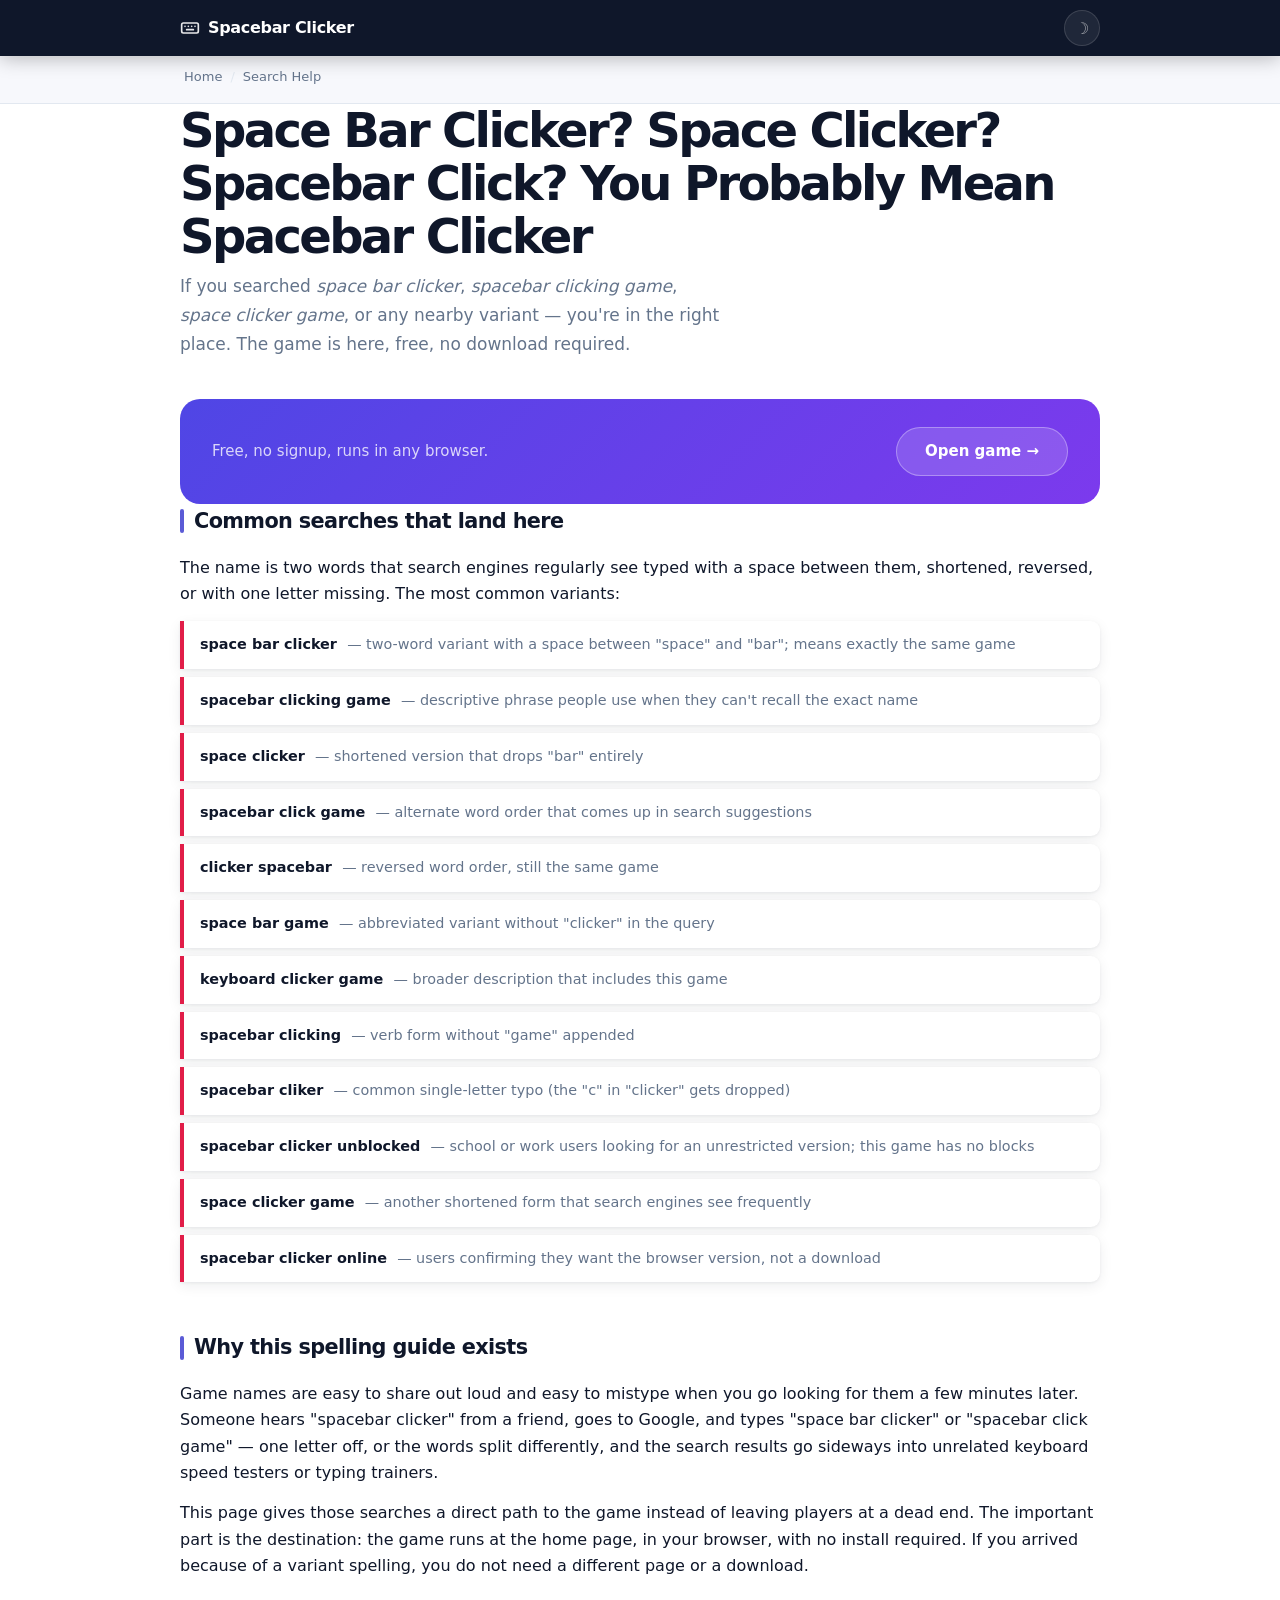
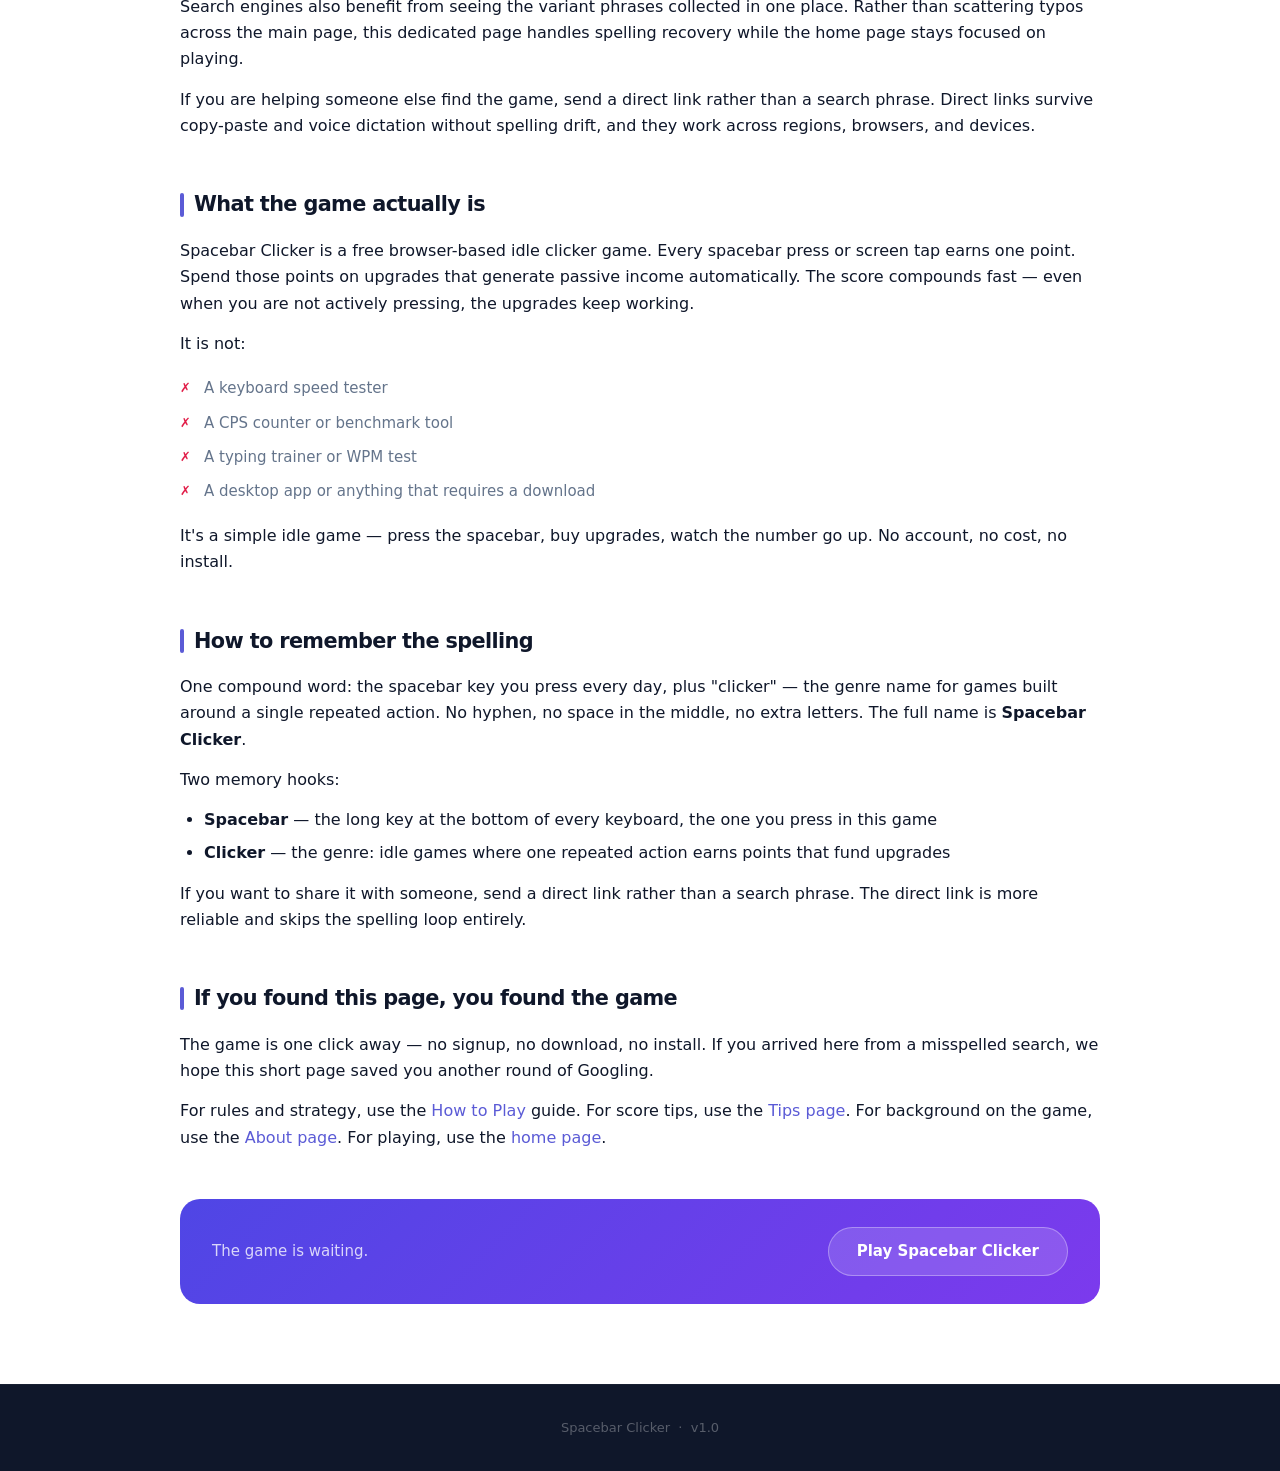
<file: search-help/index.html>
<!DOCTYPE html>
<html lang="en">
<head>
  <!-- Google tag (gtag.js) -->
  <script async src="https://www.googletagmanager.com/gtag/js?id=G-9676TXEFQP"></script>
  <script>window.dataLayer=window.dataLayer||[];function gtag(){dataLayer.push(arguments);}gtag('js',new Date());gtag('config','G-9676TXEFQP');</script>
  <meta charset="utf-8">
  <meta name="viewport" content="width=device-width, initial-scale=1.0">
  <title>Space Bar Clicker? It's Spacebar Clicker | Spacebar Clicker</title>
  <meta name="description" content="Searched space bar clicker, spacebar clicking game, or space clicker? You're in the right place. All those spelling variants lead to the same free browser game.">
  <link rel="canonical" href="https://spacebarclicker.site/search-help/">
  <link rel="icon" type="image/svg+xml" href="../favicon.svg">
  <link rel="stylesheet" href="../style.css">

  <meta property="og:title" content="Space Bar Clicker? It's Spacebar Clicker | Spacebar Clicker">
  <meta property="og:description" content="Searched space bar clicker, spacebar clicking game, or space clicker? All those variants lead to the same free browser game.">
  <meta property="og:url" content="https://spacebarclicker.site/search-help/">
  <meta property="og:type" content="website">
  <meta name="twitter:card" content="summary_large_image">

  <script type="application/ld+json">
  {
    "@context": "https://schema.org",
    "@type": "BreadcrumbList",
    "itemListElement": [
      { "@type": "ListItem", "position": 1, "name": "Home", "item": "https://spacebarclicker.site/" },
      { "@type": "ListItem", "position": 2, "name": "Search Help" }
    ]
  }
  </script>

  <script>try{var _t=localStorage.getItem('theme')||(window.matchMedia('(prefers-color-scheme: dark)').matches?'dark':'light');document.documentElement.setAttribute('data-theme',_t);}catch(e){}</script>
</head>

<body>

<header class="site-header">
  <nav class="site-nav" aria-label="Site navigation">
    <a href="../index.html" class="site-name">
      <svg width="20" height="20" viewBox="0 0 24 24" fill="none" stroke="currentColor" stroke-width="2" stroke-linecap="round" stroke-linejoin="round" aria-hidden="true"><rect x="2" y="6" width="20" height="12" rx="2"/><line x1="6" y1="10" x2="6.01" y2="10"/><line x1="10" y1="10" x2="10.01" y2="10"/><line x1="14" y1="10" x2="14.01" y2="10"/><line x1="18" y1="10" x2="18.01" y2="10"/><line x1="8" y1="14" x2="16" y2="14"/></svg>
      Spacebar Clicker
    </a>
    <div class="nav-spacer"></div>
    <button id="theme-toggle" aria-label="Toggle dark mode">
      <span class="icon-moon">☽</span>
      <span class="icon-sun">☀</span>
    </button>
  </nav>
</header>

<nav class="breadcrumb-bar" aria-label="Breadcrumb">
  <ol>
    <li><a href="../index.html">Home</a></li>
    <li>Search Help</li>
  </ol>
</nav>

<main>
  <h1>Space Bar Clicker? Space Clicker? Spacebar Click? You Probably Mean Spacebar Clicker</h1>
  <p class="page-lead">If you searched <em>space bar clicker</em>, <em>spacebar clicking game</em>, <em>space clicker game</em>, or any nearby variant — you're in the right place. The game is here, free, no download required.</p>

  <div class="cta-box">
    <p>Free, no signup, runs in any browser.</p>
    <a href="../index.html">Open game →</a>
  </div>

  <section>
    <h2>Common searches that land here</h2>
    <p>The name is two words that search engines regularly see typed with a space between them, shortened, reversed, or with one letter missing. The most common variants:</p>
    <ul class="search-help-list">
      <li><strong>space bar clicker</strong> — two-word variant with a space between "space" and "bar"; means exactly the same game</li>
      <li><strong>spacebar clicking game</strong> — descriptive phrase people use when they can't recall the exact name</li>
      <li><strong>space clicker</strong> — shortened version that drops "bar" entirely</li>
      <li><strong>spacebar click game</strong> — alternate word order that comes up in search suggestions</li>
      <li><strong>clicker spacebar</strong> — reversed word order, still the same game</li>
      <li><strong>space bar game</strong> — abbreviated variant without "clicker" in the query</li>
      <li><strong>keyboard clicker game</strong> — broader description that includes this game</li>
      <li><strong>spacebar clicking</strong> — verb form without "game" appended</li>
      <li><strong>spacebar cliker</strong> — common single-letter typo (the "c" in "clicker" gets dropped)</li>
      <li><strong>spacebar clicker unblocked</strong> — school or work users looking for an unrestricted version; this game has no blocks</li>
      <li><strong>space clicker game</strong> — another shortened form that search engines see frequently</li>
      <li><strong>spacebar clicker online</strong> — users confirming they want the browser version, not a download</li>
    </ul>
  </section>

  <section>
    <h2>Why this spelling guide exists</h2>
    <p>Game names are easy to share out loud and easy to mistype when you go looking for them a few minutes later. Someone hears "spacebar clicker" from a friend, goes to Google, and types "space bar clicker" or "spacebar click game" — one letter off, or the words split differently, and the search results go sideways into unrelated keyboard speed testers or typing trainers.</p>
    <p>This page gives those searches a direct path to the game instead of leaving players at a dead end. The important part is the destination: the game runs at the home page, in your browser, with no install required. If you arrived because of a variant spelling, you do not need a different page or a download.</p>
    <p>Search engines also benefit from seeing the variant phrases collected in one place. Rather than scattering typos across the main page, this dedicated page handles spelling recovery while the home page stays focused on playing.</p>
    <p>If you are helping someone else find the game, send a direct link rather than a search phrase. Direct links survive copy-paste and voice dictation without spelling drift, and they work across regions, browsers, and devices.</p>
  </section>

  <section>
    <h2>What the game actually is</h2>
    <p>Spacebar Clicker is a free browser-based idle clicker game. Every spacebar press or screen tap earns one point. Spend those points on upgrades that generate passive income automatically. The score compounds fast — even when you are not actively pressing, the upgrades keep working.</p>
    <p>It is not:</p>
    <ul class="not-list">
      <li>A keyboard speed tester</li>
      <li>A CPS counter or benchmark tool</li>
      <li>A typing trainer or WPM test</li>
      <li>A desktop app or anything that requires a download</li>
    </ul>
    <p>It's a simple idle game — press the spacebar, buy upgrades, watch the number go up. No account, no cost, no install.</p>
  </section>

  <section>
    <h2>How to remember the spelling</h2>
    <p>One compound word: the spacebar key you press every day, plus "clicker" — the genre name for games built around a single repeated action. No hyphen, no space in the middle, no extra letters. The full name is <strong>Spacebar Clicker</strong>.</p>
    <p>Two memory hooks:</p>
    <ul>
      <li><strong>Spacebar</strong> — the long key at the bottom of every keyboard, the one you press in this game</li>
      <li><strong>Clicker</strong> — the genre: idle games where one repeated action earns points that fund upgrades</li>
    </ul>
    <p>If you want to share it with someone, send a direct link rather than a search phrase. The direct link is more reliable and skips the spelling loop entirely.</p>
  </section>

  <section>
    <h2>If you found this page, you found the game</h2>
    <p>The game is one click away — no signup, no download, no install. If you arrived here from a misspelled search, we hope this short page saved you another round of Googling.</p>
    <p>For rules and strategy, use the <a href="../how-to-play/index.html">How to Play</a> guide. For score tips, use the <a href="../tips/index.html">Tips page</a>. For background on the game, use the <a href="../about/index.html">About page</a>. For playing, use the <a href="../index.html">home page</a>.</p>
  </section>

  <div class="cta-box">
    <p>The game is waiting.</p>
    <a href="../index.html">Play Spacebar Clicker</a>
  </div>
</main>

<footer class="site-footer">
  <p>Spacebar Clicker &nbsp;·&nbsp; v1.0</p>
</footer>

<script defer src="../theme.js"></script>
</body>
</html>
</file>
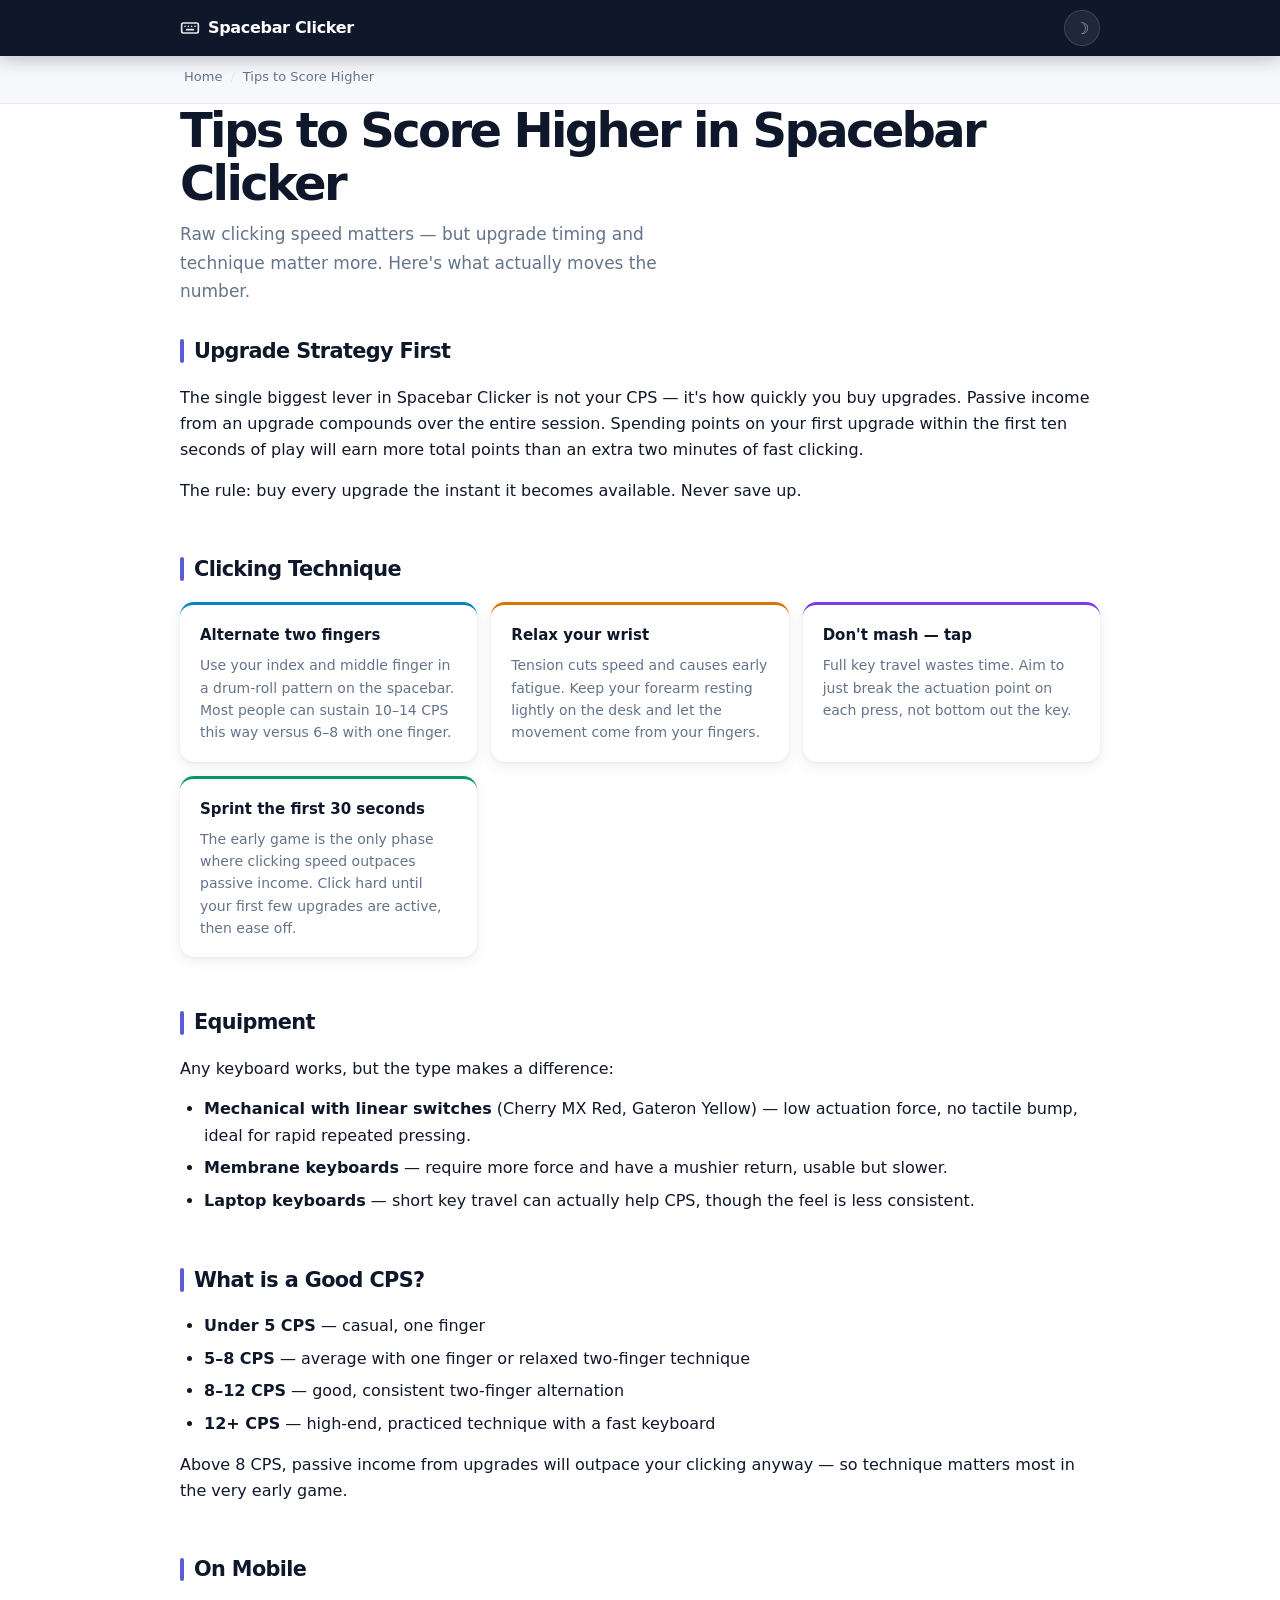
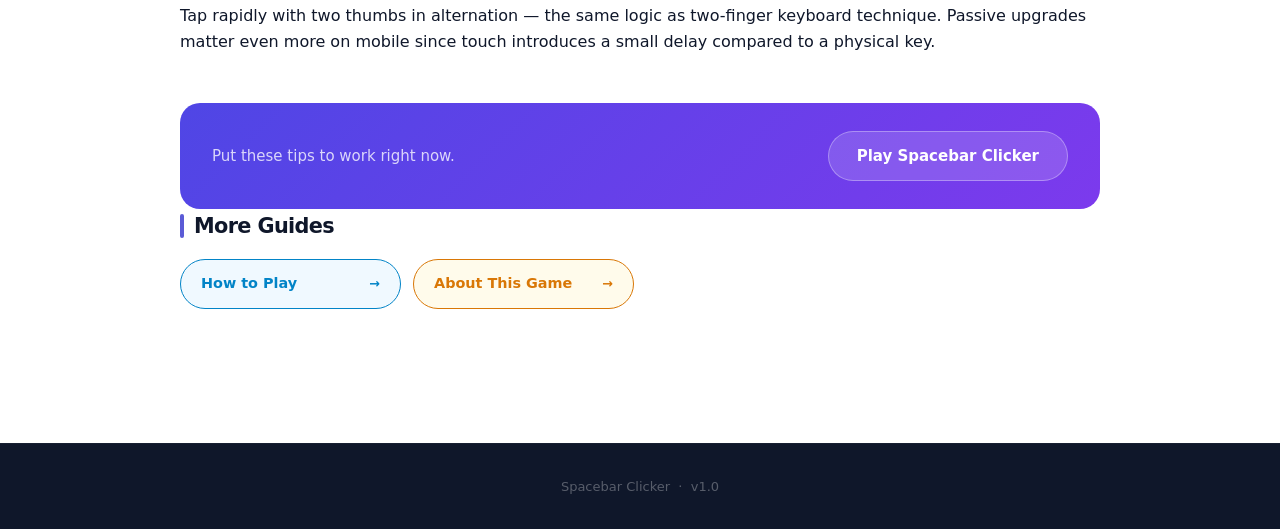
<file: tips/index.html>
<!DOCTYPE html>
<html lang="en">
<head>
  <!-- Google tag (gtag.js) -->
  <script async src="https://www.googletagmanager.com/gtag/js?id=G-9676TXEFQP"></script>
  <script>window.dataLayer=window.dataLayer||[];function gtag(){dataLayer.push(arguments);}gtag('js',new Date());gtag('config','G-9676TXEFQP');</script>
  <meta charset="utf-8">
  <meta name="viewport" content="width=device-width, initial-scale=1.0">
  <title>Tips: Score Higher in Spacebar Clicker | Spacebar Clicker</title>
  <meta name="description" content="Practical tips to score higher in Spacebar Clicker — upgrade timing, two-finger technique, keyboard choice, and CPS benchmarks to push past 8 clicks.">
  <link rel="canonical" href="https://spacebarclicker.site/tips/">
  <link rel="icon" type="image/svg+xml" href="../favicon.svg">
  <link rel="stylesheet" href="../style.css">

  <meta property="og:title" content="Tips: Score Higher in Spacebar Clicker | Spacebar Clicker">
  <meta property="og:description" content="Practical tips to increase your CPS and score higher in Spacebar Clicker — finger technique, keyboard choice, and upgrade strategy.">
  <meta property="og:url" content="https://spacebarclicker.site/tips/">
  <meta property="og:type" content="website">
  <meta name="twitter:card" content="summary_large_image">

  <script type="application/ld+json">
  {
    "@context": "https://schema.org",
    "@type": "BreadcrumbList",
    "itemListElement": [
      { "@type": "ListItem", "position": 1, "name": "Home", "item": "https://spacebarclicker.site/" },
      { "@type": "ListItem", "position": 2, "name": "Tips to Score Higher" }
    ]
  }
  </script>

  <script>try{var _t=localStorage.getItem('theme')||(window.matchMedia('(prefers-color-scheme: dark)').matches?'dark':'light');document.documentElement.setAttribute('data-theme',_t);}catch(e){}</script>
</head>

<body>

<header class="site-header">
  <nav class="site-nav" aria-label="Site navigation">
    <a href="../index.html" class="site-name">
      <svg width="20" height="20" viewBox="0 0 24 24" fill="none" stroke="currentColor" stroke-width="2" stroke-linecap="round" stroke-linejoin="round" aria-hidden="true"><rect x="2" y="6" width="20" height="12" rx="2"/><line x1="6" y1="10" x2="6.01" y2="10"/><line x1="10" y1="10" x2="10.01" y2="10"/><line x1="14" y1="10" x2="14.01" y2="10"/><line x1="18" y1="10" x2="18.01" y2="10"/><line x1="8" y1="14" x2="16" y2="14"/></svg>
      Spacebar Clicker
    </a>
    <div class="nav-spacer"></div>
    <button id="theme-toggle" aria-label="Toggle dark mode">
      <span class="icon-moon">☽</span>
      <span class="icon-sun">☀</span>
    </button>
  </nav>
</header>

<nav class="breadcrumb-bar" aria-label="Breadcrumb">
  <ol>
    <li><a href="../index.html">Home</a></li>
    <li>Tips to Score Higher</li>
  </ol>
</nav>

<main>
  <h1>Tips to Score Higher in Spacebar Clicker</h1>
  <p class="page-lead">Raw clicking speed matters — but upgrade timing and technique matter more. Here's what actually moves the number.</p>

  <section>
    <h2>Upgrade Strategy First</h2>
    <p>The single biggest lever in Spacebar Clicker is not your CPS — it's how quickly you buy upgrades. Passive income from an upgrade compounds over the entire session. Spending points on your first upgrade within the first ten seconds of play will earn more total points than an extra two minutes of fast clicking.</p>
    <p>The rule: buy every upgrade the instant it becomes available. Never save up.</p>
  </section>

  <section>
    <h2>Clicking Technique</h2>
    <div class="tip-grid">
      <div class="tip-card">
        <strong>Alternate two fingers</strong>
        <p>Use your index and middle finger in a drum-roll pattern on the spacebar. Most people can sustain 10–14 CPS this way versus 6–8 with one finger.</p>
      </div>
      <div class="tip-card">
        <strong>Relax your wrist</strong>
        <p>Tension cuts speed and causes early fatigue. Keep your forearm resting lightly on the desk and let the movement come from your fingers.</p>
      </div>
      <div class="tip-card">
        <strong>Don't mash — tap</strong>
        <p>Full key travel wastes time. Aim to just break the actuation point on each press, not bottom out the key.</p>
      </div>
      <div class="tip-card">
        <strong>Sprint the first 30 seconds</strong>
        <p>The early game is the only phase where clicking speed outpaces passive income. Click hard until your first few upgrades are active, then ease off.</p>
      </div>
    </div>
  </section>

  <section>
    <h2>Equipment</h2>
    <p>Any keyboard works, but the type makes a difference:</p>
    <ul>
      <li><strong>Mechanical with linear switches</strong> (Cherry MX Red, Gateron Yellow) — low actuation force, no tactile bump, ideal for rapid repeated pressing.</li>
      <li><strong>Membrane keyboards</strong> — require more force and have a mushier return, usable but slower.</li>
      <li><strong>Laptop keyboards</strong> — short key travel can actually help CPS, though the feel is less consistent.</li>
    </ul>
  </section>

  <section>
    <h2>What is a Good CPS?</h2>
    <ul>
      <li><strong>Under 5 CPS</strong> — casual, one finger</li>
      <li><strong>5–8 CPS</strong> — average with one finger or relaxed two-finger technique</li>
      <li><strong>8–12 CPS</strong> — good, consistent two-finger alternation</li>
      <li><strong>12+ CPS</strong> — high-end, practiced technique with a fast keyboard</li>
    </ul>
    <p>Above 8 CPS, passive income from upgrades will outpace your clicking anyway — so technique matters most in the very early game.</p>
  </section>

  <section>
    <h2>On Mobile</h2>
    <p>Tap rapidly with two thumbs in alternation — the same logic as two-finger keyboard technique. Passive upgrades matter even more on mobile since touch introduces a small delay compared to a physical key.</p>
  </section>

  <div class="cta-box">
    <p>Put these tips to work right now.</p>
    <a href="../index.html">Play Spacebar Clicker</a>
  </div>

  <section>
    <h2>More Guides</h2>
    <ul class="explore-links">
      <li><a href="../how-to-play/index.html">How to Play</a></li>
      <li><a href="../about/index.html">About This Game</a></li>
    </ul>
  </section>
</main>

<footer class="site-footer">
  <p>Spacebar Clicker &nbsp;·&nbsp; v1.0</p>
</footer>

<script defer src="../theme.js"></script>
</body>
</html>
</file>
<file: style.css>
/* ── Variables ── */
:root {
  --bg:        #ffffff;
  --surface:   #ffffff;
  --surface-2: #f7f8fc;
  --text:      #0f172a;
  --text-2:    #64748b;
  --accent:    #5b5bd6;
  --accent-bg: #eff0ff;
  --border:    #e2e8f0;
  --nav-bg:    #0f172a;
  --radius:    14px;
  --radius-sm: 9px;
  --shadow:    0 1px 3px rgba(15,23,42,.06), 0 4px 14px rgba(15,23,42,.07);
  --shadow-lg: 0 8px 32px rgba(15,23,42,.12), 0 2px 8px rgba(15,23,42,.05);

  /* section accent palette */
  --c-blue:      #0284c7;  --c-blue-bg:   #f0f9ff;
  --c-violet:    #7c3aed;  --c-violet-bg: #f5f3ff;
  --c-amber:     #d97706;  --c-amber-bg:  #fffbeb;
  --c-green:     #059669;  --c-green-bg:  #ecfdf5;
  --c-rose:      #e11d48;  --c-rose-bg:   #fff1f2;
}
[data-theme="dark"] {
  --bg:        #0d1117;
  --surface:   #161b22;
  --surface-2: #1c2128;
  --text:      #e6edf3;
  --text-2:    #8b949e;
  --accent:    #818cf8;
  --accent-bg: #1e1b4b;
  --border:    #30363d;
  --nav-bg:    #010409;
  --shadow:    0 1px 3px rgba(0,0,0,.3), 0 4px 14px rgba(0,0,0,.22);
  --shadow-lg: 0 8px 32px rgba(0,0,0,.44), 0 2px 8px rgba(0,0,0,.2);

  --c-blue-bg:   rgba(2,132,199,.09);
  --c-violet-bg: rgba(124,58,237,.09);
  --c-amber-bg:  rgba(217,119,6,.09);
  --c-green-bg:  rgba(5,150,105,.09);
  --c-rose-bg:   rgba(225,29,72,.09);
}

/* ── Reset & Base ── */
*, *::before, *::after { box-sizing: border-box; margin: 0; padding: 0; }
html { scroll-behavior: smooth; }
body {
  font-family: system-ui, -apple-system, BlinkMacSystemFont, "Segoe UI", sans-serif;
  font-size: 16px;
  line-height: 1.65;
  color: var(--text);
  background: var(--bg);
  transition: background .2s, color .2s;
}
a { color: var(--accent); text-decoration: none; }
a:hover { text-decoration: underline; }

/* ── Header / Nav ── */
.site-header {
  background: var(--nav-bg);
  position: sticky; top: 0; z-index: 100;
  box-shadow: 0 1px 0 rgba(255,255,255,.05), 0 2px 20px rgba(0,0,0,.28);
}
.site-nav {
  max-width: 960px; margin: 0 auto; padding: 0 1.25rem;
  display: flex; align-items: center; height: 56px; gap: 1rem;
}
.site-name {
  font-size: 1rem; font-weight: 700; letter-spacing: -.02em;
  color: #fff; text-decoration: none;
  display: flex; align-items: center; gap: .5rem;
}
.site-name svg { flex-shrink: 0; opacity: .9; }
.site-name:hover { opacity: .8; text-decoration: none; }
.nav-spacer { flex: 1; }

#theme-toggle {
  background: rgba(255,255,255,.07);
  border: 1px solid rgba(255,255,255,.13);
  color: rgba(255,255,255,.6);
  border-radius: 999px;
  width: 36px; height: 36px;
  cursor: pointer; font-size: 1rem;
  display: flex; align-items: center; justify-content: center;
  transition: background .15s, color .15s;
  flex-shrink: 0;
}
#theme-toggle:hover { background: rgba(255,255,255,.14); color: #fff; }
.icon-moon { display: block; }
.icon-sun  { display: none;  }
[data-theme="dark"] .icon-moon { display: none;  }
[data-theme="dark"] .icon-sun  { display: block; }

/* ── Breadcrumb ── */
.breadcrumb-bar {
  background: var(--surface-2);
  border-bottom: 1px solid var(--border);
  padding: .6rem 1.25rem;
  font-size: .8125rem; color: var(--text-2);
}
.breadcrumb-bar ol {
  max-width: 960px; margin: 0 auto;
  list-style: none; display: flex; gap: .5rem; align-items: center;
}
.breadcrumb-bar li + li::before { content: "/"; color: var(--border); margin-right: .5rem; }
.breadcrumb-bar a { color: var(--text-2); }
.breadcrumb-bar a:hover { color: var(--accent); text-decoration: none; }

/* ── Layout ── */
main { max-width: 960px; margin: 0 auto; padding: 0 1.25rem 5rem; }
section { margin-bottom: 3rem; }

/* ── Game Hero ── */
.game-hero {
  padding: 2.5rem 0 0;
  margin-bottom: 3.5rem;
}
.game-hero .page-lead { max-width: 480px; }

/* ── Typography ── */
h1 {
  font-size: clamp(2rem, 5vw, 3rem);
  font-weight: 900; letter-spacing: -.055em; line-height: 1.1;
  margin-bottom: .625rem;
}
.page-lead {
  font-size: 1.0625rem; color: var(--text-2);
  margin-bottom: 1.75rem; max-width: 540px; line-height: 1.7;
}
h2 {
  font-size: 1.3rem; font-weight: 800; letter-spacing: -.03em;
  margin-bottom: 1rem;
  display: flex; align-items: center; gap: .625rem;
}
h2::before {
  content: ""; display: inline-block;
  width: 4px; height: 1.15em;
  background: var(--section-accent, var(--accent));
  border-radius: 999px; flex-shrink: 0;
}
h3 { font-size: 1.0625rem; font-weight: 700; margin-top: 1.375rem; margin-bottom: .5rem; }
p { margin-bottom: .875rem; }
p:last-child { margin-bottom: 0; }
ol, ul { padding-left: 1.5rem; margin-bottom: .875rem; }
li { margin-bottom: .4rem; }

/* Section-specific accent colors (index page) */
#how-to-play { --section-accent: var(--c-blue); }
#about        { --section-accent: var(--c-violet); }
#faq          { --section-accent: var(--c-amber); }
#explore      { --section-accent: var(--c-green); }
#search-help  { --section-accent: var(--c-rose); }

/* ── Game Frame ── */
.game-frame-wrapper {
  border-radius: 16px 16px 0 0;
  overflow: hidden;
  box-shadow: 0 -2px 0 rgba(91,91,214,.18), 0 -8px 40px rgba(91,91,214,.1);
  background: #000;
  /* GPU 合成层，避免游戏动画触发外层 reflow */
  transform: translateZ(0);
  isolation: isolate;
}
[data-theme="dark"] .game-frame-wrapper {
  box-shadow: 0 -2px 0 rgba(129,140,248,.22), 0 -8px 48px rgba(129,140,248,.14);
}
.game-frame-wrapper iframe {
  width: 100%; height: 560px; border: none; display: block;
  /* 消除 iOS 的 300ms 点击延迟 */
  touch-action: manipulation;
}

/* ── Game Screenshot ── */
.game-screenshot {
  width: 100%; height: auto; display: block;
  border-radius: var(--radius); margin-bottom: 1.5rem;
  box-shadow: var(--shadow);
}

/* ── FAQ Cards ── */
.faq-list { list-style: none; padding: 0; display: flex; flex-direction: column; gap: .625rem; }
.faq-item {
  background: var(--surface);
  border-left: 4px solid var(--c-amber);
  border-radius: 0 var(--radius) var(--radius) 0;
  padding: 1.125rem 1.375rem;
  box-shadow: var(--shadow);
  transition: transform .15s, box-shadow .15s;
}
.faq-item:hover { transform: translateX(3px); box-shadow: var(--shadow-lg); }
.faq-item h3 { font-size: .9375rem; font-weight: 700; margin-top: 0; margin-bottom: .35rem; }
.faq-item p  { color: var(--text-2); margin: 0; font-size: .9375rem; line-height: 1.6; }

/* ── Explore Links (pill chips) ── */
.explore-links {
  list-style: none; padding: 0;
  display: grid; grid-template-columns: repeat(auto-fill, minmax(190px, 1fr)); gap: .75rem;
}
.explore-links li:nth-child(1) { --chip-c: var(--c-blue);   --chip-bg: var(--c-blue-bg);   }
.explore-links li:nth-child(2) { --chip-c: var(--c-amber);  --chip-bg: var(--c-amber-bg);  }
.explore-links li:nth-child(3) { --chip-c: var(--c-violet); --chip-bg: var(--c-violet-bg); }
.explore-links li:nth-child(4) { --chip-c: var(--c-rose);   --chip-bg: var(--c-rose-bg);   }
.explore-links a {
  display: flex; align-items: center; justify-content: space-between; gap: .5rem;
  background: var(--chip-bg, var(--accent-bg));
  border: 1.5px solid var(--chip-c, var(--accent));
  border-radius: 999px;
  padding: .75rem 1.25rem;
  font-size: .9rem; font-weight: 700;
  color: var(--chip-c, var(--accent));
  text-decoration: none;
  transition: background .15s, color .15s, transform .12s;
}
.explore-links a::after { content: "→"; font-size: .8rem; transition: transform .15s; }
.explore-links a:hover {
  background: var(--chip-c, var(--accent));
  color: #fff;
  text-decoration: none;
  transform: translateY(-2px);
}
.explore-links a:hover::after { transform: translateX(3px); }

/* ── Tip Cards ── */
.tip-grid {
  display: grid; grid-template-columns: repeat(auto-fill, minmax(240px, 1fr));
  gap: .875rem; margin-bottom: .875rem;
}
.tip-card {
  background: var(--surface);
  border-top: 3px solid var(--accent);
  border-radius: var(--radius);
  padding: 1.125rem 1.25rem;
  box-shadow: var(--shadow);
}
.tip-grid .tip-card:nth-child(1) { border-top-color: var(--c-blue);   }
.tip-grid .tip-card:nth-child(2) { border-top-color: var(--c-amber);  }
.tip-grid .tip-card:nth-child(3) { border-top-color: var(--c-violet); }
.tip-grid .tip-card:nth-child(4) { border-top-color: var(--c-green);  }
.tip-card strong { display: block; font-size: .9375rem; font-weight: 700; margin-bottom: .375rem; }
.tip-card p { font-size: .875rem; color: var(--text-2); margin: 0; line-height: 1.6; }

/* ── CTA Box ── */
.cta-box {
  background: linear-gradient(135deg, #4f46e5 0%, #7c3aed 100%);
  border-radius: 20px;
  padding: 1.75rem 2rem;
  margin-top: 2.5rem;
  display: flex; align-items: center; justify-content: space-between; gap: 1rem; flex-wrap: wrap;
}
.cta-box p { color: rgba(255,255,255,.78); margin: 0; font-size: .9375rem; }
.cta-box a {
  background: rgba(255,255,255,.15);
  border: 1.5px solid rgba(255,255,255,.32);
  color: #fff;
  padding: .7rem 1.75rem;
  border-radius: 999px;
  font-weight: 700; font-size: .9375rem;
  text-decoration: none; white-space: nowrap;
  transition: background .15s, transform .1s;
}
.cta-box a:hover { background: rgba(255,255,255,.26); text-decoration: none; transform: translateY(-1px); }

/* ── Search Help ── */
.search-help-list {
  list-style: none; padding: 0;
  display: flex; flex-direction: column; gap: .5rem;
  margin-bottom: .875rem;
}
.search-help-list li {
  padding: .75rem 1rem;
  background: var(--surface);
  border-left: 4px solid var(--c-rose);
  border-radius: 0 var(--radius-sm) var(--radius-sm) 0;
  box-shadow: var(--shadow);
  font-size: .9rem; margin: 0; color: var(--text-2);
}
.search-help-list li strong { color: var(--text); margin-right: .35rem; font-weight: 700; }
.not-list { list-style: none; padding: 0; margin-bottom: .875rem; }
.not-list li {
  padding: .3rem 0 .3rem 1.5rem; position: relative;
  font-size: .9375rem; color: var(--text-2); margin: 0;
}
.not-list li::before {
  content: "✗"; position: absolute; left: 0;
  color: var(--c-rose); font-size: .8rem; top: .38rem; font-weight: 700;
}

/* ── Footer ── */
.site-footer {
  background: var(--nav-bg);
  border-top: 1px solid rgba(255,255,255,.04);
  color: rgba(255,255,255,.3);
  padding: 2rem 1.25rem; font-size: .8125rem; text-align: center;
}
.site-footer a { color: rgba(255,255,255,.3); text-decoration: underline; }
.site-footer a:hover { color: rgba(255,255,255,.72); }

/* ── Responsive ── */
@media (max-width: 640px) {
  main { padding: 0 1rem 4rem; }
  .game-hero { padding: 1.75rem 1.25rem 0; border-radius: 0 0 16px 16px; }
  h1 { font-size: 1.875rem; letter-spacing: -.04em; }
  h2 { font-size: 1.15rem; }
  .page-lead { font-size: .9375rem; }
  .game-frame-wrapper iframe { height: 440px; }
  .cta-box { flex-direction: column; border-radius: 16px; padding: 1.5rem; }
  .cta-box a { width: 100%; text-align: center; padding: .875rem; }
  .explore-links { grid-template-columns: 1fr 1fr; }
}
</file>
